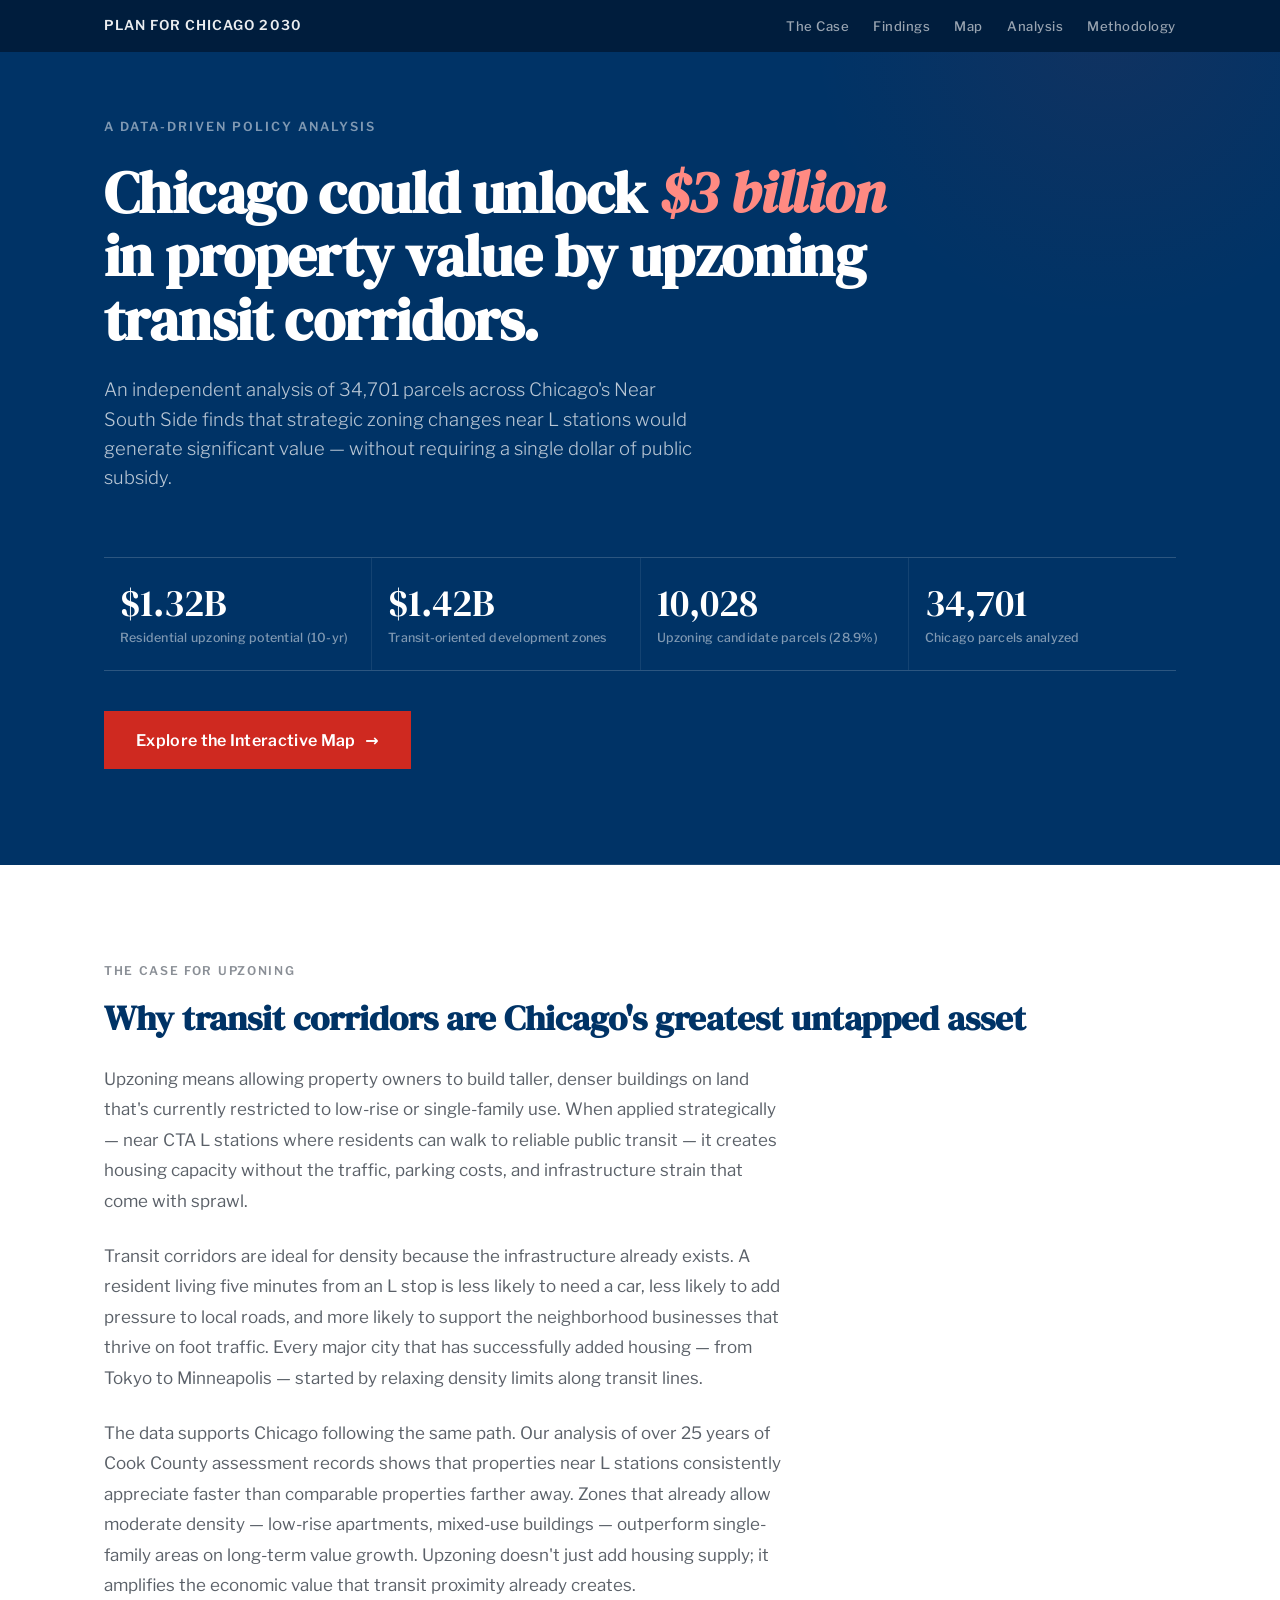
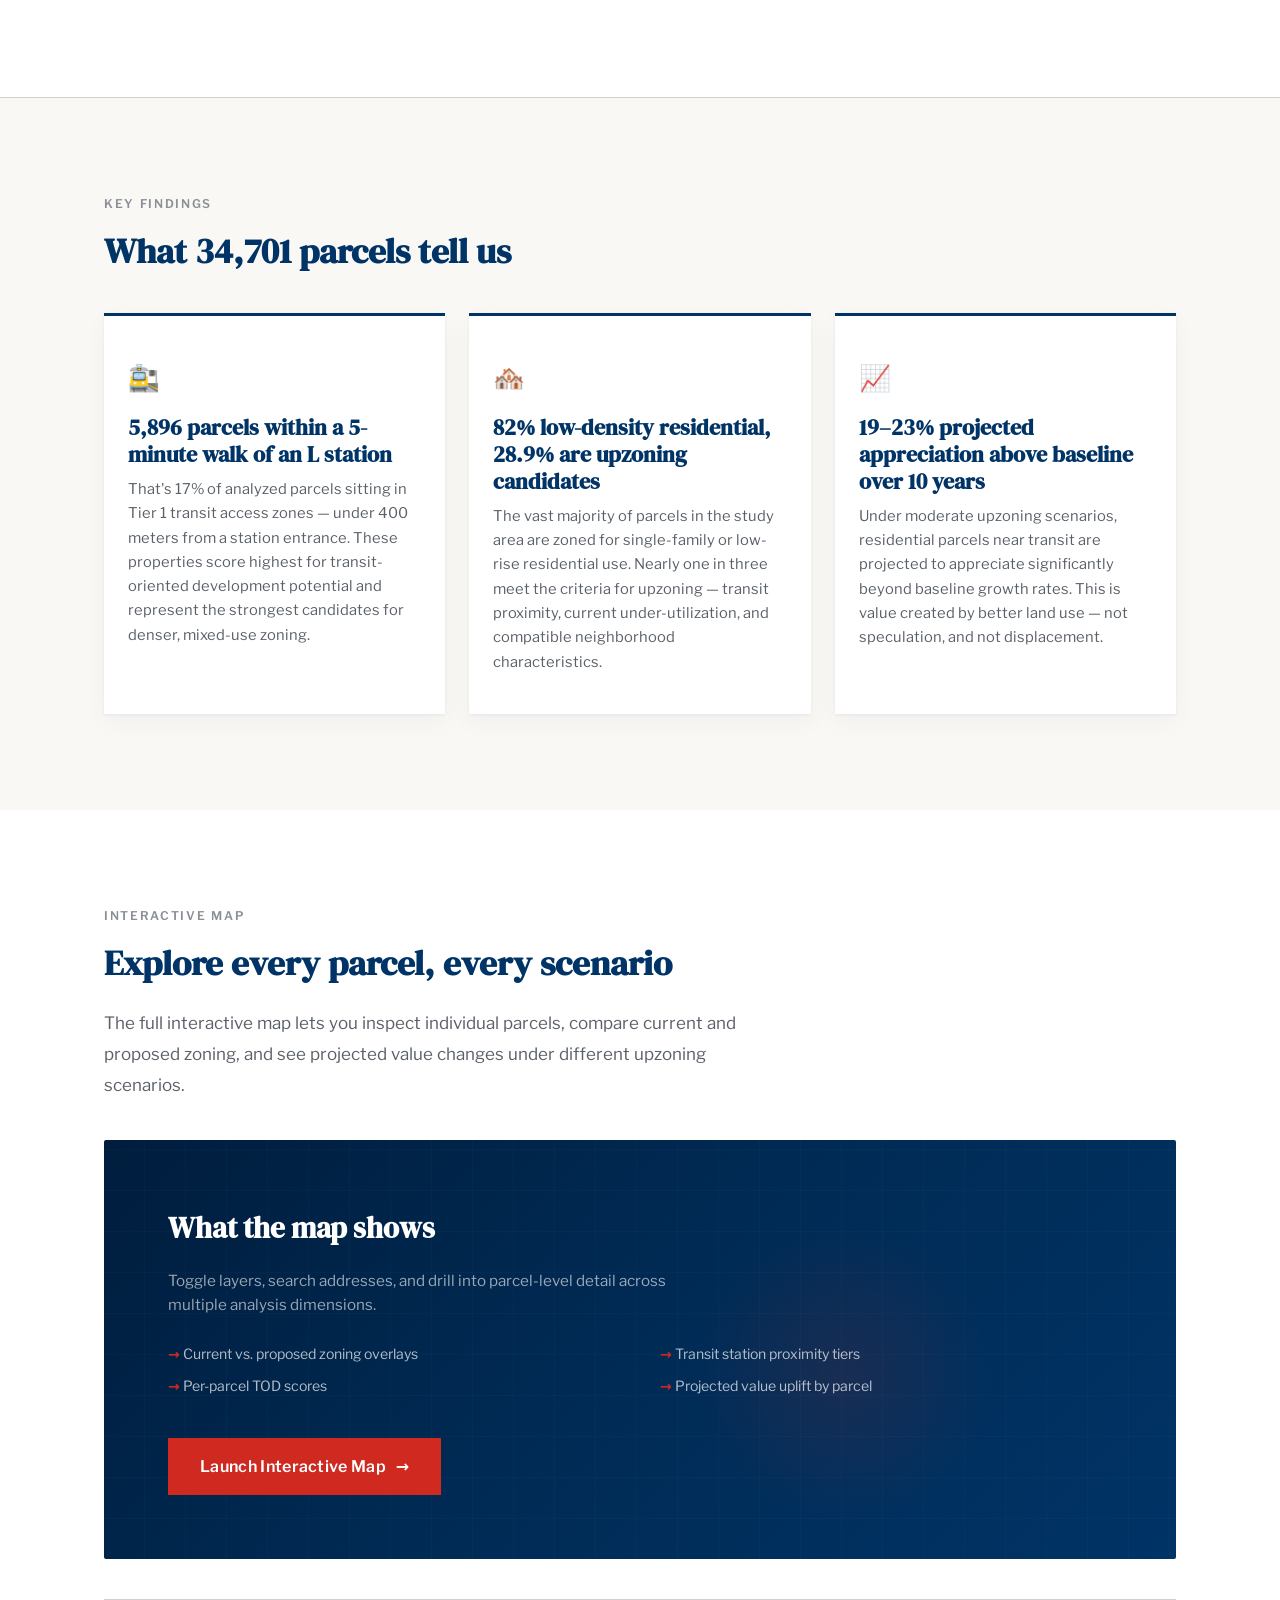
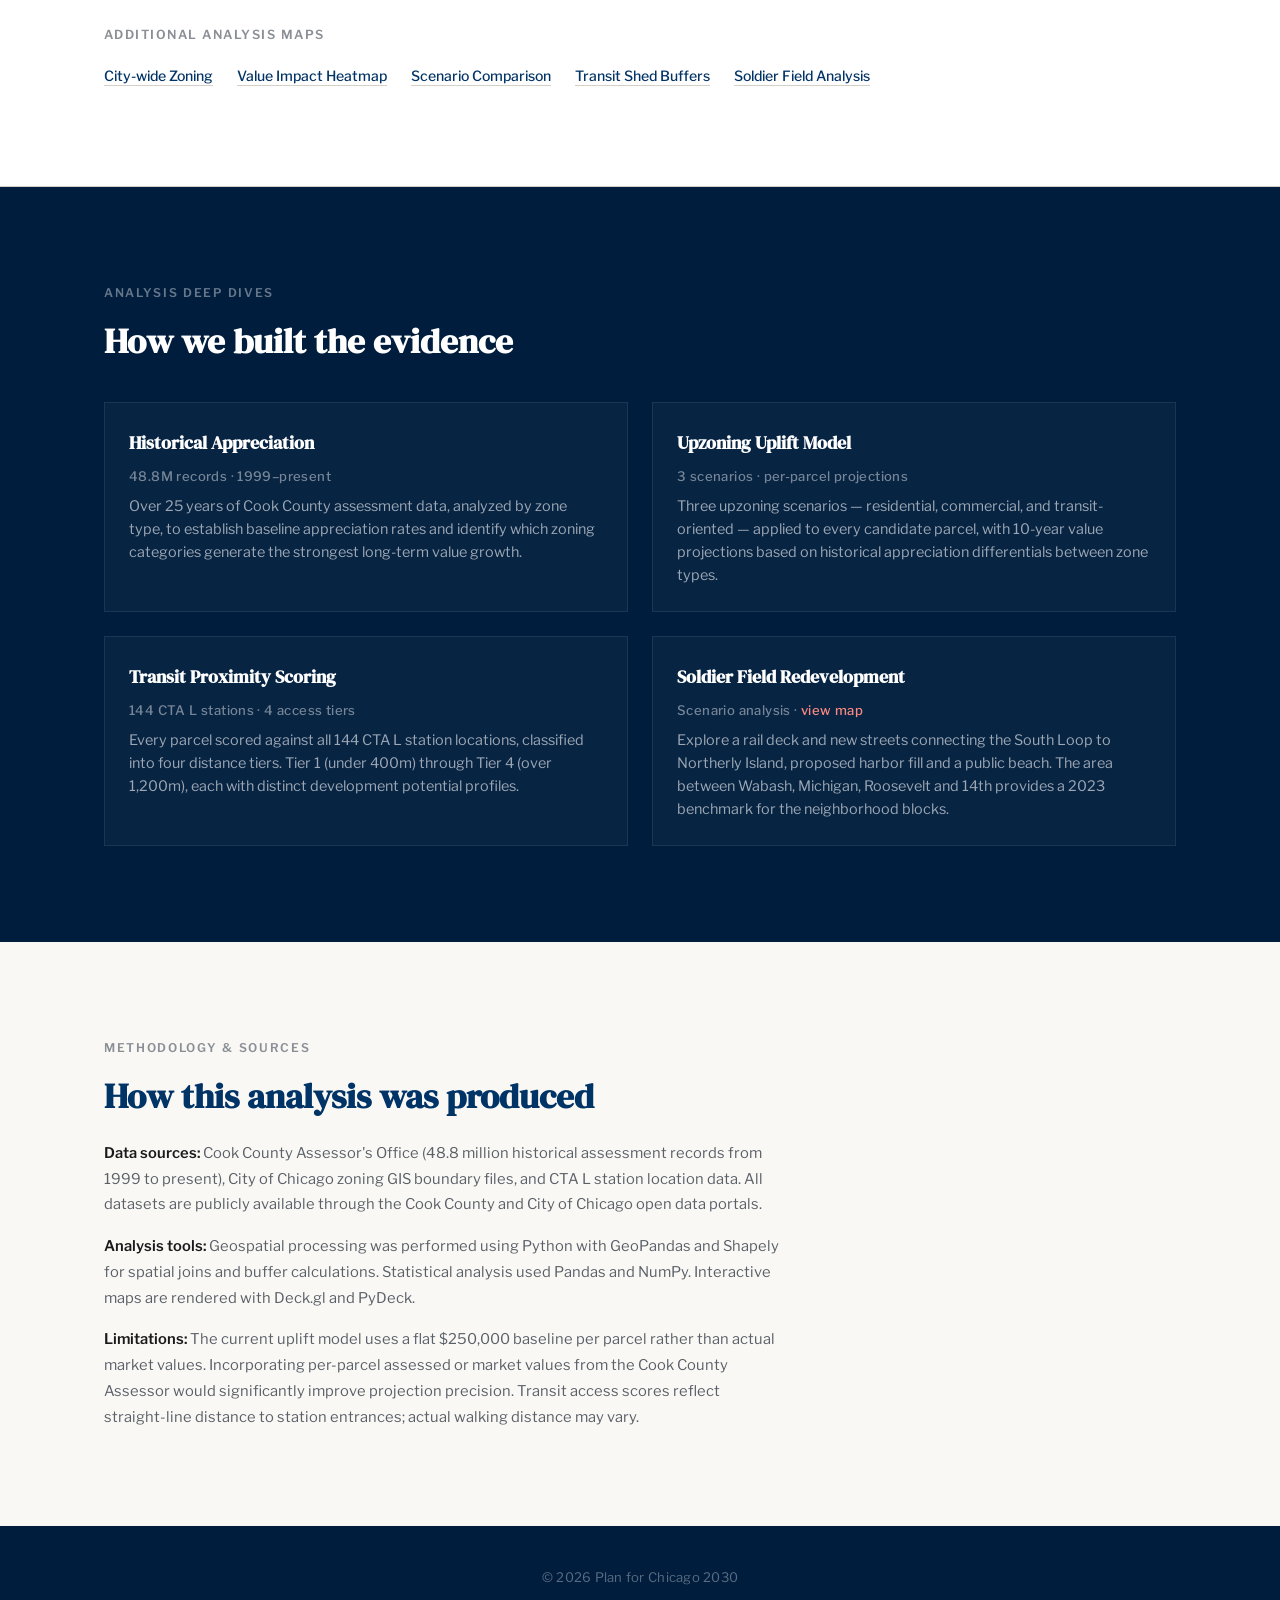
<file: site/index.html>
<!DOCTYPE html>
<html lang="en">
<head>
  <meta charset="UTF-8">
  <meta name="viewport" content="width=device-width, initial-scale=1.0">
  <title>Plan for Chicago 2030 — Transit-Oriented Upzoning Policy Brief</title>
  <meta name="description" content="Data-driven analysis of how transit-oriented upzoning could unlock billions in property value across Chicago's L corridors by 2030.">
  <link rel="preconnect" href="https://fonts.googleapis.com">
  <link rel="preconnect" href="https://fonts.gstatic.com" crossorigin>
  <link href="https://fonts.googleapis.com/css2?family=DM+Serif+Display:ital@0;1&family=Libre+Franklin:ital,wght@0,300;0,400;0,500;0,600;0,700;1,400&display=swap" rel="stylesheet">
  <style>
    /* ─── DESIGN TOKENS ──────────────────────────────────── */
    :root {
      --navy:       #003366;
      --navy-deep:  #001d3d;
      --navy-mid:   #002b55;
      --red:        #cf2920;
      --red-hover:  #a82018;
      --cream:      #faf8f5;
      --warm-white: #f4f1ec;
      --text:       #1a1a1a;
      --text-muted: #5a6068;
      --text-light: #8a8f96;
      --rule:       #d4cfc7;
      --card-bg:    #ffffff;
      --card-shadow: 0 1px 3px rgba(0,20,50,.06), 0 8px 24px rgba(0,20,50,.04);

      --font-display: 'DM Serif Display', Georgia, 'Times New Roman', serif;
      --font-body:    'Libre Franklin', 'Segoe UI', system-ui, sans-serif;

      --space-xs:   0.5rem;
      --space-sm:   1rem;
      --space-md:   1.5rem;
      --space-lg:   2.5rem;
      --space-xl:   4rem;
      --space-xxl:  6rem;

      --max-width:  1120px;
      --max-text:   680px;
    }

    /* ─── RESET & BASE ───────────────────────────────────── */
    *, *::before, *::after { margin: 0; padding: 0; box-sizing: border-box; }

    html { scroll-behavior: smooth; }

    body {
      font-family: var(--font-body);
      font-size: 1.0625rem;
      line-height: 1.7;
      color: var(--text);
      background: var(--cream);
      -webkit-font-smoothing: antialiased;
      -moz-osx-font-smoothing: grayscale;
    }

    img { max-width: 100%; display: block; }
    a { color: var(--red); text-decoration: none; transition: color 0.2s; }
    a:hover { color: var(--red-hover); }

    /* ─── UTILITY ─────────────────────────────────────────── */
    .container {
      max-width: var(--max-width);
      margin-left: auto;
      margin-right: auto;
      padding-left: 1.5rem;
      padding-right: 1.5rem;
    }

    .prose { max-width: var(--max-text); }

    .section-rule {
      border: none;
      border-top: 1px solid var(--rule);
      margin: 0;
    }

    .section-label {
      font-family: var(--font-body);
      font-size: 0.75rem;
      font-weight: 600;
      letter-spacing: 0.14em;
      text-transform: uppercase;
      color: var(--text-light);
      margin-bottom: var(--space-sm);
    }

    .section-heading {
      font-family: var(--font-display);
      font-size: clamp(1.6rem, 3vw, 2.2rem);
      line-height: 1.2;
      color: var(--navy);
      margin-bottom: var(--space-md);
    }

    /* ─── SITE HEADER ─────────────────────────────────────── */
    .site-header {
      background: var(--navy-deep);
      padding: 0.9rem 0;
    }

    .site-header .container {
      display: flex;
      align-items: center;
      justify-content: space-between;
      flex-wrap: wrap;
      gap: 0.5rem;
    }

    .site-header__brand {
      font-family: var(--font-body);
      font-size: 0.85rem;
      font-weight: 600;
      letter-spacing: 0.08em;
      text-transform: uppercase;
      color: rgba(255,255,255,0.92);
    }

    .site-header__nav {
      display: flex;
      gap: 1.5rem;
    }

    .site-header__nav a {
      font-size: 0.82rem;
      font-weight: 500;
      letter-spacing: 0.04em;
      color: rgba(255,255,255,0.6);
      transition: color 0.2s;
    }

    .site-header__nav a:hover {
      color: #ffffff;
    }

    /* ─── HERO ────────────────────────────────────────────── */
    .hero {
      background: var(--navy);
      color: #ffffff;
      padding: var(--space-xl) 0 var(--space-xxl);
      position: relative;
      overflow: hidden;
    }

    .hero::before {
      content: '';
      position: absolute;
      top: -40%;
      right: -10%;
      width: 600px;
      height: 600px;
      background: radial-gradient(circle, rgba(207,41,32,0.08) 0%, transparent 70%);
      pointer-events: none;
    }

    .hero::after {
      content: '';
      position: absolute;
      bottom: 0;
      left: 0;
      right: 0;
      height: 1px;
      background: linear-gradient(90deg, transparent, rgba(255,255,255,0.12), transparent);
    }

    .hero__eyebrow {
      font-family: var(--font-body);
      font-size: 0.78rem;
      font-weight: 600;
      letter-spacing: 0.16em;
      text-transform: uppercase;
      color: rgba(255,255,255,0.5);
      margin-bottom: var(--space-md);
    }

    .hero__headline {
      font-family: var(--font-display);
      font-size: clamp(2.2rem, 5.5vw, 3.6rem);
      line-height: 1.1;
      max-width: 820px;
      margin-bottom: var(--space-md);
      letter-spacing: -0.01em;
    }

    .hero__headline em {
      color: #ff8a82;
      font-style: italic;
    }

    .hero__subtitle {
      font-size: 1.15rem;
      line-height: 1.6;
      color: rgba(255,255,255,0.72);
      max-width: 600px;
      margin-bottom: var(--space-xl);
      font-weight: 300;
    }

    /* ─── STAT GRID ───────────────────────────────────────── */
    .stats-bar {
      display: grid;
      grid-template-columns: repeat(4, 1fr);
      gap: 1px;
      background: rgba(255,255,255,0.08);
      border-top: 1px solid rgba(255,255,255,0.1);
      border-bottom: 1px solid rgba(255,255,255,0.1);
      margin-bottom: var(--space-lg);
    }

    .stat-cell {
      padding: var(--space-md) var(--space-sm);
      background: var(--navy);
    }

    .stat-cell__number {
      font-family: var(--font-display);
      font-size: clamp(1.5rem, 3.5vw, 2.4rem);
      line-height: 1.1;
      color: #ffffff;
      margin-bottom: 0.3rem;
    }

    .stat-cell__label {
      font-size: 0.78rem;
      font-weight: 500;
      line-height: 1.4;
      color: rgba(255,255,255,0.5);
      letter-spacing: 0.02em;
    }

    /* ─── CTA BUTTON ──────────────────────────────────────── */
    .cta {
      display: inline-flex;
      align-items: center;
      gap: 0.6rem;
      font-family: var(--font-body);
      font-size: 1rem;
      font-weight: 600;
      letter-spacing: 0.02em;
      color: #ffffff;
      background: var(--red);
      padding: 0.95rem 2rem;
      border: none;
      cursor: pointer;
      transition: background 0.2s, transform 0.15s;
    }

    .cta:hover {
      background: var(--red-hover);
      color: #ffffff;
      transform: translateY(-1px);
    }

    .cta--ghost {
      background: transparent;
      border: 1.5px solid rgba(255,255,255,0.3);
      color: rgba(255,255,255,0.85);
    }

    .cta--ghost:hover {
      background: rgba(255,255,255,0.08);
      border-color: rgba(255,255,255,0.5);
      color: #ffffff;
    }

    .hero__actions {
      display: flex;
      flex-wrap: wrap;
      gap: var(--space-sm);
    }

    /* ─── CONTENT SECTIONS ────────────────────────────────── */
    .section {
      padding: var(--space-xxl) 0;
    }

    .section--cream { background: var(--cream); }
    .section--white { background: var(--card-bg); }
    .section--dark  {
      background: var(--navy-deep);
      color: rgba(255,255,255,0.88);
    }

    .section--dark .section-label { color: rgba(255,255,255,0.4); }
    .section--dark .section-heading { color: #ffffff; }
    .section--dark a { color: #ff8a82; }
    .section--dark a:hover { color: #ffb3ae; }

    .section__body {
      font-size: 1.0625rem;
      line-height: 1.8;
      color: var(--text-muted);
    }

    .section__body p + p { margin-top: var(--space-md); }

    .section--dark .section__body { color: rgba(255,255,255,0.65); }

    /* ─── EVIDENCE CARDS ──────────────────────────────────── */
    .evidence-grid {
      display: grid;
      grid-template-columns: repeat(3, 1fr);
      gap: var(--space-md);
      margin-top: var(--space-lg);
    }

    .evidence-card {
      background: var(--card-bg);
      padding: var(--space-lg) var(--space-md);
      border-top: 3px solid var(--navy);
      box-shadow: var(--card-shadow);
      transition: transform 0.2s, box-shadow 0.2s;
    }

    .evidence-card:hover {
      transform: translateY(-3px);
      box-shadow: 0 4px 12px rgba(0,20,50,.08), 0 16px 40px rgba(0,20,50,.06);
    }

    .evidence-card__icon {
      font-size: 1.6rem;
      margin-bottom: var(--space-sm);
      display: block;
    }

    .evidence-card__stat {
      font-family: var(--font-display);
      font-size: 1.4rem;
      color: var(--navy);
      margin-bottom: 0.5rem;
      line-height: 1.2;
    }

    .evidence-card__text {
      font-size: 0.92rem;
      line-height: 1.65;
      color: var(--text-muted);
    }

    /* ─── MAP PREVIEW ─────────────────────────────────────── */
    .map-preview {
      position: relative;
      background:
        linear-gradient(135deg, var(--navy-deep) 0%, var(--navy-mid) 50%, var(--navy) 100%);
      border-radius: 2px;
      padding: var(--space-xl);
      margin-top: var(--space-lg);
      overflow: hidden;
      min-height: 320px;
      display: flex;
      flex-direction: column;
      justify-content: center;
    }

    .map-preview::before {
      content: '';
      position: absolute;
      inset: 0;
      background:
        repeating-linear-gradient(
          0deg,
          transparent,
          transparent 40px,
          rgba(255,255,255,0.018) 40px,
          rgba(255,255,255,0.018) 41px
        ),
        repeating-linear-gradient(
          90deg,
          transparent,
          transparent 40px,
          rgba(255,255,255,0.018) 40px,
          rgba(255,255,255,0.018) 41px
        );
      pointer-events: none;
    }

    .map-preview::after {
      content: '';
      position: absolute;
      top: 20%;
      left: 55%;
      width: 300px;
      height: 300px;
      border-radius: 50%;
      background: radial-gradient(circle, rgba(207,41,32,0.12) 0%, transparent 70%);
      pointer-events: none;
    }

    .map-preview__content {
      position: relative;
      z-index: 1;
      color: #ffffff;
    }

    .map-preview__heading {
      font-family: var(--font-display);
      font-size: clamp(1.4rem, 2.5vw, 1.8rem);
      margin-bottom: var(--space-sm);
    }

    .map-preview__desc {
      color: rgba(255,255,255,0.6);
      max-width: 500px;
      margin-bottom: var(--space-md);
      font-size: 0.95rem;
      line-height: 1.6;
    }

    .map-preview__features {
      list-style: none;
      display: grid;
      grid-template-columns: 1fr 1fr;
      gap: 0.5rem var(--space-lg);
      margin-bottom: var(--space-lg);
      font-size: 0.88rem;
      color: rgba(255,255,255,0.7);
    }

    .map-preview__features li::before {
      content: '\2192\00a0';
      color: var(--red);
      font-weight: 700;
    }

    /* ─── ANALYSIS CARDS ──────────────────────────────────── */
    .analysis-grid {
      display: grid;
      grid-template-columns: repeat(2, 1fr);
      gap: var(--space-md);
      margin-top: var(--space-lg);
    }

    .analysis-card {
      border: 1px solid rgba(255,255,255,0.08);
      padding: var(--space-md) var(--space-md) var(--space-md);
      background: rgba(255,255,255,0.03);
      transition: background 0.2s, border-color 0.2s;
    }

    .analysis-card:hover {
      background: rgba(255,255,255,0.06);
      border-color: rgba(255,255,255,0.15);
    }

    .analysis-card__title {
      font-family: var(--font-display);
      font-size: 1.15rem;
      color: #ffffff;
      margin-bottom: 0.4rem;
    }

    .analysis-card__detail {
      font-size: 0.82rem;
      color: rgba(255,255,255,0.45);
      margin-bottom: 0.5rem;
      font-weight: 500;
      letter-spacing: 0.03em;
    }

    .analysis-card__text {
      font-size: 0.9rem;
      line-height: 1.6;
      color: rgba(255,255,255,0.6);
    }

    /* ─── METHODOLOGY ─────────────────────────────────────── */
    .methodology {
      font-size: 0.92rem;
      line-height: 1.75;
      color: var(--text-muted);
      max-width: var(--max-text);
    }

    .methodology strong {
      color: var(--text);
      font-weight: 600;
    }

    /* ─── SUPPLEMENTARY MAP LINKS ─────────────────────────── */
    .map-links {
      margin-top: var(--space-lg);
      padding-top: var(--space-md);
      border-top: 1px solid var(--rule);
    }

    .map-links__title {
      font-size: 0.78rem;
      font-weight: 600;
      letter-spacing: 0.12em;
      text-transform: uppercase;
      color: var(--text-light);
      margin-bottom: var(--space-sm);
    }

    .map-links__list {
      list-style: none;
      display: flex;
      flex-wrap: wrap;
      gap: 0.5rem 1.5rem;
    }

    .map-links__list a {
      font-size: 0.88rem;
      font-weight: 500;
      color: var(--navy);
      border-bottom: 1px solid var(--rule);
      padding-bottom: 1px;
      transition: color 0.2s, border-color 0.2s;
    }

    .map-links__list a:hover {
      color: var(--red);
      border-color: var(--red);
    }

    /* ─── FOOTER ───────────────────────────────────────────── */
    .site-footer {
      background: var(--navy-deep);
      color: rgba(255,255,255,0.35);
      text-align: center;
      padding: var(--space-lg) var(--space-sm);
      font-size: 0.82rem;
      letter-spacing: 0.02em;
    }

    /* ─── RESPONSIVE ──────────────────────────────────────── */
    @media (max-width: 900px) {
      .evidence-grid { grid-template-columns: 1fr; }
      .analysis-grid { grid-template-columns: 1fr; }
      .map-preview__features { grid-template-columns: 1fr; }
    }

    @media (max-width: 768px) {
      .stats-bar { grid-template-columns: repeat(2, 1fr); }

      .hero { padding: var(--space-lg) 0 var(--space-xl); }

      .section { padding: var(--space-xl) 0; }

      .site-header .container { justify-content: center; }

      .site-header__nav {
        gap: 1rem;
      }
    }

    @media (max-width: 480px) {
      .stats-bar { grid-template-columns: 1fr; }

      .hero__actions { flex-direction: column; }
      .hero__actions .cta { text-align: center; justify-content: center; }

      .map-preview { padding: var(--space-md); }
    }
  </style>
</head>
<body>

<!-- ═══ SITE HEADER ════════════════════════════════════════ -->
<header class="site-header" role="banner">
  <div class="container">
    <div class="site-header__brand" aria-label="Plan for Chicago 2030">Plan for Chicago 2030</div>
    <nav class="site-header__nav" aria-label="Main navigation">
      <a href="#argument">The Case</a>
      <a href="#findings">Findings</a>
      <a href="#map-section">Map</a>
      <a href="#analysis">Analysis</a>
      <a href="#methodology">Methodology</a>
    </nav>
  </div>
</header>

<!-- ═══ HERO ═══════════════════════════════════════════════ -->
<section class="hero" aria-labelledby="hero-headline">
  <div class="container">
    <p class="hero__eyebrow">A Data-Driven Policy Analysis</p>
    <h1 id="hero-headline" class="hero__headline">
      Chicago could unlock <em>$3&nbsp;billion</em> in property value by upzoning transit&nbsp;corridors.
    </h1>
    <p class="hero__subtitle">
      An independent analysis of 34,701 parcels across Chicago's Near South Side finds that strategic zoning changes near L stations would generate significant value &#8212; without requiring a single dollar of public subsidy.
    </p>

    <div class="stats-bar" role="list" aria-label="Key statistics">
      <div class="stat-cell" role="listitem">
        <div class="stat-cell__number">$1.32B</div>
        <div class="stat-cell__label">Residential upzoning potential (10-yr)</div>
      </div>
      <div class="stat-cell" role="listitem">
        <div class="stat-cell__number">$1.42B</div>
        <div class="stat-cell__label">Transit-oriented development zones</div>
      </div>
      <div class="stat-cell" role="listitem">
        <div class="stat-cell__number">10,028</div>
        <div class="stat-cell__label">Upzoning candidate parcels (28.9%)</div>
      </div>
      <div class="stat-cell" role="listitem">
        <div class="stat-cell__number">34,701</div>
        <div class="stat-cell__label">Chicago parcels analyzed</div>
      </div>
    </div>

    <div class="hero__actions">
      <a href="map.html" class="cta" aria-label="Explore the interactive map">
        Explore the Interactive Map <span aria-hidden="true">&#8594;</span>
      </a>
    </div>
  </div>
</section>

<!-- ═══ THE ARGUMENT ═══════════════════════════════════════ -->
<section id="argument" class="section section--white" aria-labelledby="argument-heading">
  <div class="container">
    <p class="section-label">The Case for Upzoning</p>
    <h2 id="argument-heading" class="section-heading">Why transit corridors are Chicago's greatest untapped asset</h2>
    <div class="section__body prose">
      <p>
        Upzoning means allowing property owners to build taller, denser buildings on land that's currently restricted to low-rise or single-family use. When applied strategically &#8212; near CTA L stations where residents can walk to reliable public transit &#8212; it creates housing capacity without the traffic, parking costs, and infrastructure strain that come with sprawl.
      </p>
      <p>
        Transit corridors are ideal for density because the infrastructure already exists. A resident living five minutes from an L stop is less likely to need a car, less likely to add pressure to local roads, and more likely to support the neighborhood businesses that thrive on foot traffic. Every major city that has successfully added housing &#8212; from Tokyo to Minneapolis &#8212; started by relaxing density limits along transit lines.
      </p>
      <p>
        The data supports Chicago following the same path. Our analysis of over 25 years of Cook County assessment records shows that properties near L stations consistently appreciate faster than comparable properties farther away. Zones that already allow moderate density &#8212; low-rise apartments, mixed-use buildings &#8212; outperform single-family areas on long-term value growth. Upzoning doesn't just add housing supply; it amplifies the economic value that transit proximity already creates.
      </p>
    </div>
  </div>
</section>

<hr class="section-rule">

<!-- ═══ KEY FINDINGS ═══════════════════════════════════════ -->
<section id="findings" class="section section--cream" aria-labelledby="findings-heading">
  <div class="container">
    <p class="section-label">Key Findings</p>
    <h2 id="findings-heading" class="section-heading">What 34,701 parcels tell us</h2>

    <div class="evidence-grid">
      <article class="evidence-card">
        <span class="evidence-card__icon" aria-hidden="true">&#x1F689;</span>
        <h3 class="evidence-card__stat">5,896 parcels within a 5-minute walk of an L&nbsp;station</h3>
        <p class="evidence-card__text">
          That's 17% of analyzed parcels sitting in Tier&nbsp;1 transit access zones &#8212; under 400 meters from a station entrance. These properties score highest for transit-oriented development potential and represent the strongest candidates for denser, mixed-use zoning.
        </p>
      </article>
      <article class="evidence-card">
        <span class="evidence-card__icon" aria-hidden="true">&#x1F3D8;&#xFE0F;</span>
        <h3 class="evidence-card__stat">82% low-density residential, 28.9% are upzoning candidates</h3>
        <p class="evidence-card__text">
          The vast majority of parcels in the study area are zoned for single-family or low-rise residential use. Nearly one in three meet the criteria for upzoning &#8212; transit proximity, current under-utilization, and compatible neighborhood characteristics.
        </p>
      </article>
      <article class="evidence-card">
        <span class="evidence-card__icon" aria-hidden="true">&#x1F4C8;</span>
        <h3 class="evidence-card__stat">19&#8211;23% projected appreciation above baseline over 10&nbsp;years</h3>
        <p class="evidence-card__text">
          Under moderate upzoning scenarios, residential parcels near transit are projected to appreciate significantly beyond baseline growth rates. This is value created by better land use &#8212; not speculation, and not displacement.
        </p>
      </article>
    </div>
  </div>
</section>

<!-- ═══ MAP PREVIEW ════════════════════════════════════════ -->
<section id="map-section" class="section section--white" aria-labelledby="map-heading">
  <div class="container">
    <p class="section-label">Interactive Map</p>
    <h2 id="map-heading" class="section-heading">Explore every parcel, every scenario</h2>
    <p class="section__body prose">
      The full interactive map lets you inspect individual parcels, compare current and proposed zoning, and see projected value changes under different upzoning scenarios.
    </p>

    <div class="map-preview" role="img" aria-label="Stylized map preview showing analysis layers">
      <div class="map-preview__content">
        <h3 class="map-preview__heading">What the map shows</h3>
        <p class="map-preview__desc">Toggle layers, search addresses, and drill into parcel-level detail across multiple analysis dimensions.</p>
        <ul class="map-preview__features">
          <li>Current vs. proposed zoning overlays</li>
          <li>Transit station proximity tiers</li>
          <li>Per-parcel TOD scores</li>
          <li>Projected value uplift by parcel</li>
        </ul>
        <a href="map.html" class="cta">Launch Interactive Map <span aria-hidden="true">&#8594;</span></a>
      </div>
    </div>

    <div class="map-links">
      <p class="map-links__title">Additional Analysis Maps</p>
      <ul class="map-links__list">
        <li><a href="../maps/chicago_zoning_map.html">City-wide Zoning</a></li>
        <li><a href="../maps/zoning_value_impact_map.html">Value Impact Heatmap</a></li>
        <li><a href="../maps/zoning_comparison_map.html">Scenario Comparison</a></li>
        <li><a href="../maps/transit_shed_map.html">Transit Shed Buffers</a></li>
        <li><a href="../maps/soldier_field_analysis_map.html">Soldier Field Analysis</a></li>
      </ul>
    </div>
  </div>
</section>

<hr class="section-rule">

<!-- ═══ ANALYSIS DEEP DIVES ═══════════════════════════════ -->
<section id="analysis" class="section section--dark" aria-labelledby="analysis-heading">
  <div class="container">
    <p class="section-label">Analysis Deep Dives</p>
    <h2 id="analysis-heading" class="section-heading">How we built the evidence</h2>

    <div class="analysis-grid">
      <article class="analysis-card">
        <h3 class="analysis-card__title">Historical Appreciation</h3>
        <p class="analysis-card__detail">48.8M records &#183; 1999&#8211;present</p>
        <p class="analysis-card__text">
          Over 25 years of Cook County assessment data, analyzed by zone type, to establish baseline appreciation rates and identify which zoning categories generate the strongest long-term value growth.
        </p>
      </article>
      <article class="analysis-card">
        <h3 class="analysis-card__title">Upzoning Uplift Model</h3>
        <p class="analysis-card__detail">3 scenarios &#183; per-parcel projections</p>
        <p class="analysis-card__text">
          Three upzoning scenarios &#8212; residential, commercial, and transit-oriented &#8212; applied to every candidate parcel, with 10-year value projections based on historical appreciation differentials between zone types.
        </p>
      </article>
      <article class="analysis-card">
        <h3 class="analysis-card__title">Transit Proximity Scoring</h3>
        <p class="analysis-card__detail">144 CTA L stations &#183; 4 access tiers</p>
        <p class="analysis-card__text">
          Every parcel scored against all 144 CTA L station locations, classified into four distance tiers. Tier&nbsp;1 (under 400m) through Tier&nbsp;4 (over 1,200m), each with distinct development potential profiles.
        </p>
      </article>
      <article class="analysis-card">
        <h3 class="analysis-card__title">Soldier Field Redevelopment</h3>
        <p class="analysis-card__detail">Scenario analysis &#183; <a href="../maps/soldier_field_analysis_map.html">view map</a></p>
        <p class="analysis-card__text">
          Explore a rail deck and new streets connecting the South Loop to Northerly Island, proposed harbor fill and a public beach. The area between Wabash, Michigan, Roosevelt and 14th provides a 2023 benchmark for the neighborhood blocks.
        </p>
      </article>
    </div>
  </div>
</section>

<!-- ═══ METHODOLOGY ════════════════════════════════════════ -->
<section id="methodology" class="section section--cream" aria-labelledby="meth-heading">
  <div class="container">
    <p class="section-label">Methodology &amp; Sources</p>
    <h2 id="meth-heading" class="section-heading">How this analysis was produced</h2>
    <div class="methodology">
      <p>
        <strong>Data sources:</strong> Cook County Assessor's Office (48.8 million historical assessment records from 1999 to present), City of Chicago zoning GIS boundary files, and CTA L station location data. All datasets are publicly available through the Cook County and City of Chicago open data portals.
      </p>
      <p style="margin-top: 1rem;">
        <strong>Analysis tools:</strong> Geospatial processing was performed using Python with GeoPandas and Shapely for spatial joins and buffer calculations. Statistical analysis used Pandas and NumPy. Interactive maps are rendered with Deck.gl and PyDeck.
      </p>
      <p style="margin-top: 1rem;">
        <strong>Limitations:</strong> The current uplift model uses a flat $250,000 baseline per parcel rather than actual market values. Incorporating per-parcel assessed or market values from the Cook County Assessor would significantly improve projection precision. Transit access scores reflect straight-line distance to station entrances; actual walking distance may vary.
      </p>
    </div>
  </div>
</section>

<!-- ═══ FOOTER ═════════════════════════════════════════════ -->
<footer class="site-footer" role="contentinfo">
  <div class="container">
    <p>&copy; 2026 Plan for Chicago 2030</p>
  </div>
</footer>

</body>
</html>
</file>
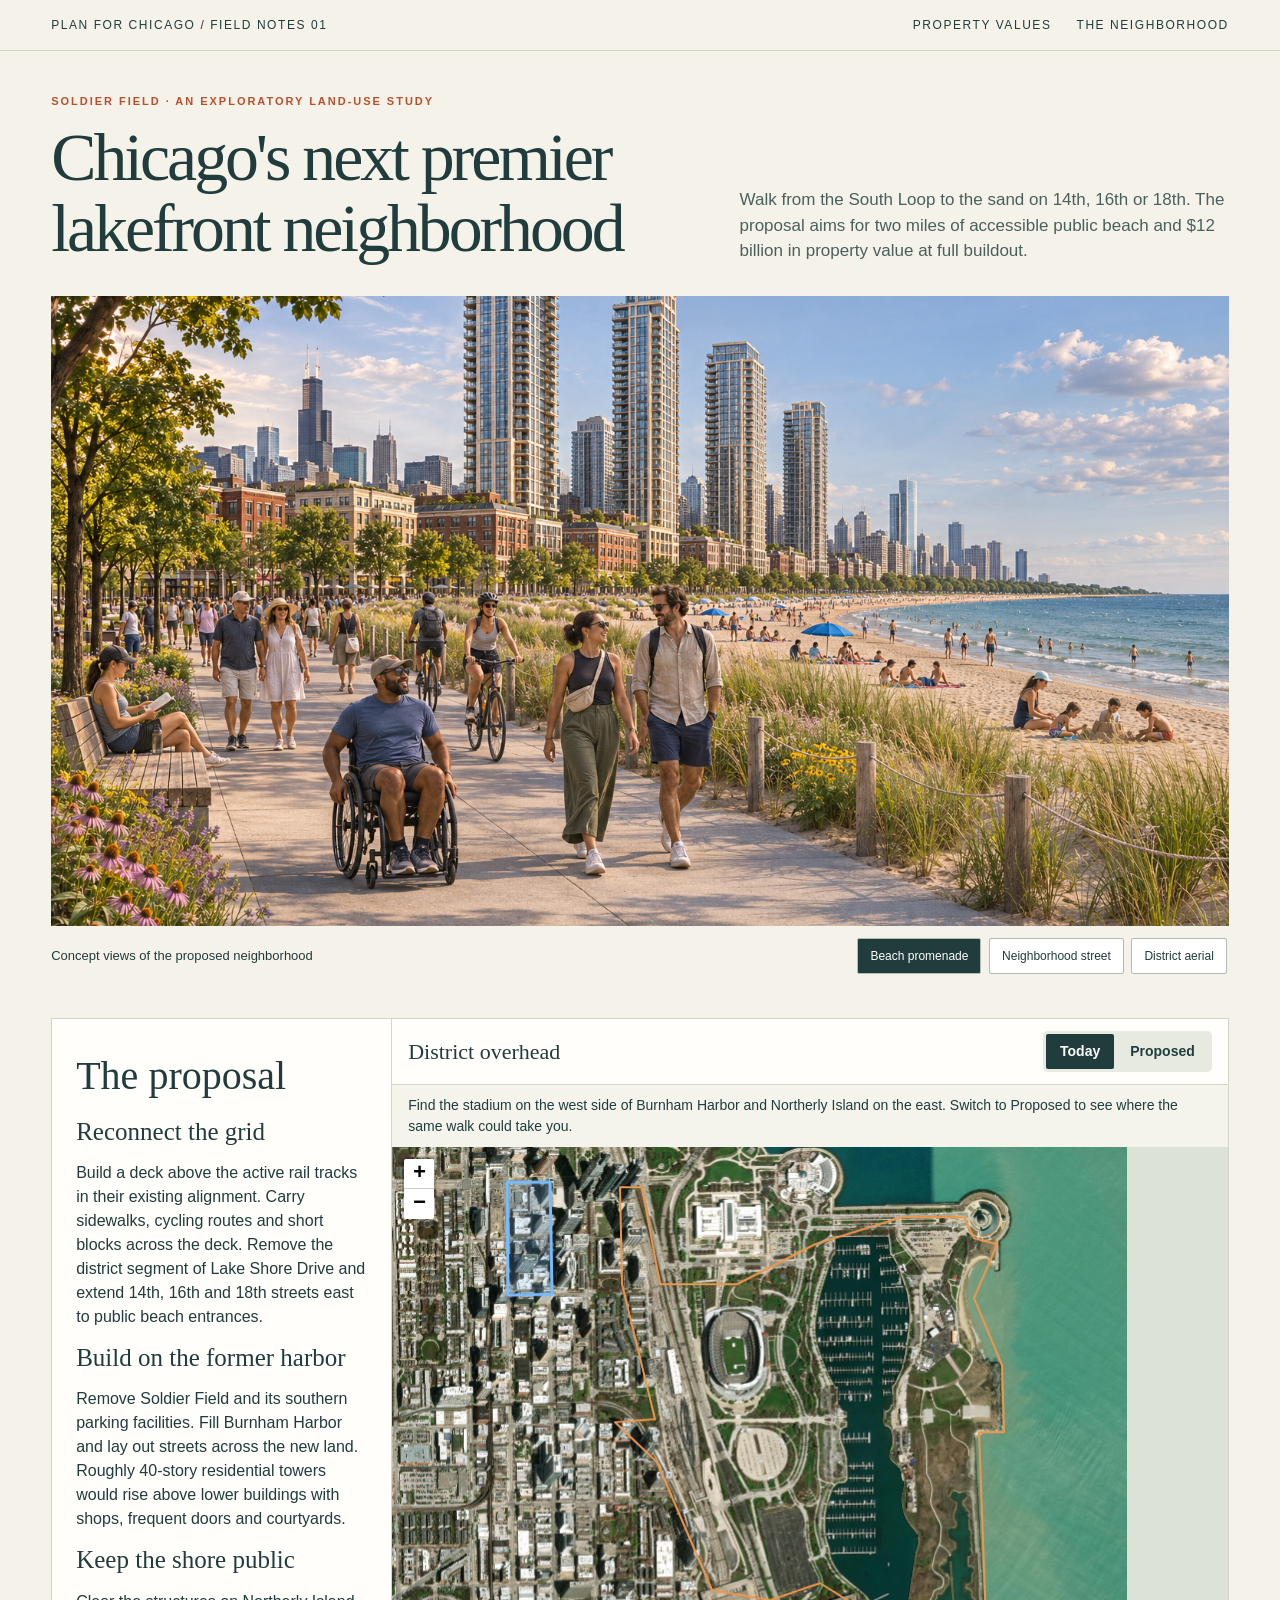
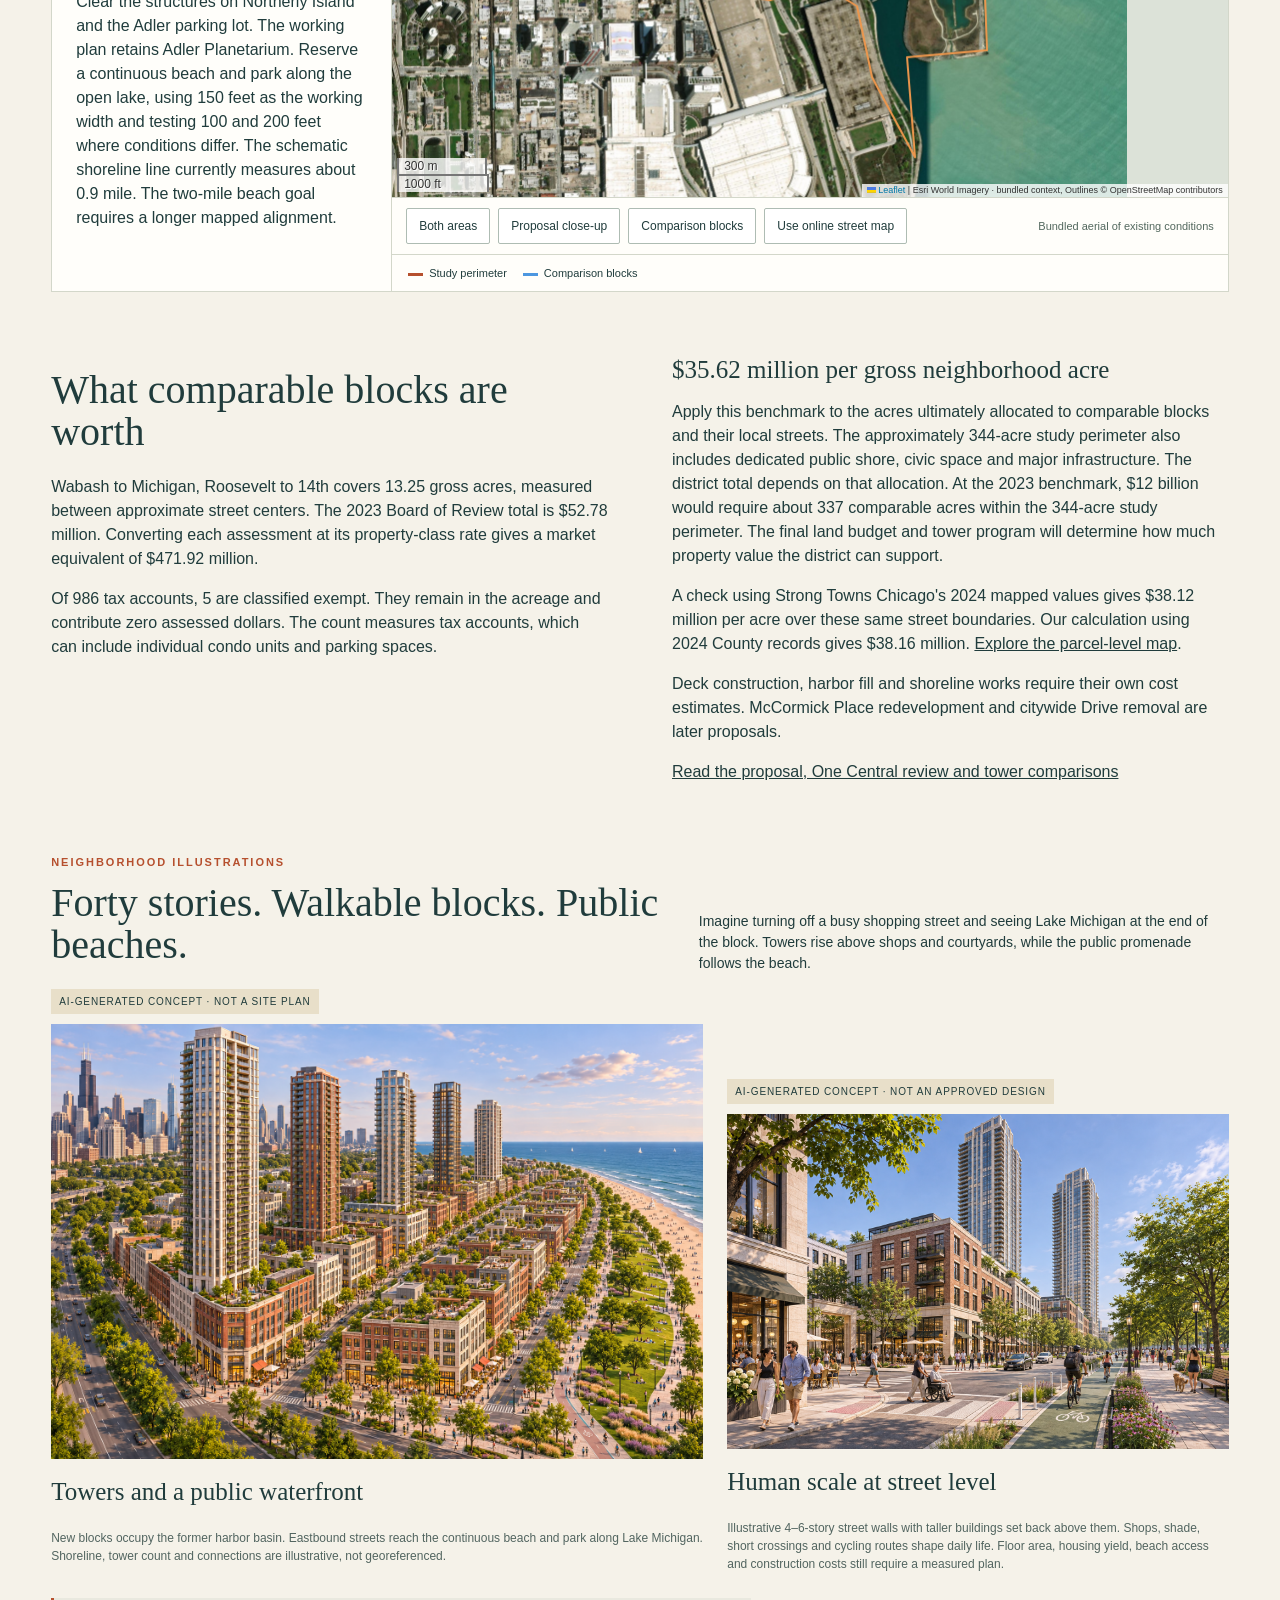
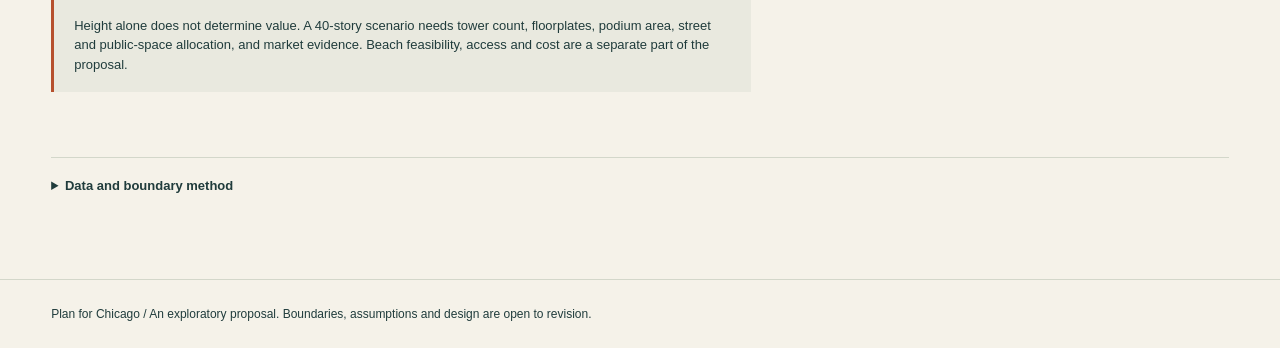
<file: maps/soldier_field_analysis_map.html>
<!doctype html>
<html lang="en">
<head>
<meta charset="utf-8"><meta name="viewport" content="width=device-width,initial-scale=1">
<title>Soldier Field / A neighborhood, imagined</title>
<link rel="stylesheet" href="../site/vendor/leaflet/leaflet.css">
<script src="../site/vendor/leaflet/leaflet.js"></script>

<style>
:root{--ink:#203c3c;--paper:#f5f2e9;--line:#d3d7ca;--orange:#b6502e;--blue:#245d95}
*{box-sizing:border-box}body{margin:0;background:var(--paper);color:var(--ink);font:16px/1.5 'Segoe UI',sans-serif}a{color:inherit}button,input,select{font:inherit}button,select{cursor:pointer}button:focus-visible,a:focus-visible,input:focus-visible,select:focus-visible{outline:3px solid #d17f2a;outline-offset:3px}
.masthead{display:flex;justify-content:space-between;align-items:center;padding:16px 4vw;border-bottom:1px solid var(--line);font-size:12px;text-transform:uppercase;letter-spacing:.13em}.masthead a{text-decoration:none}.masthead nav{display:flex;gap:25px}
header{padding:42px 4vw 32px;display:grid;grid-template-columns:1.25fr 1fr;gap:6vw;align-items:end}.eyebrow{font-size:11px;text-transform:uppercase;letter-spacing:.18em;font-weight:700;color:var(--orange)}h1,h2,h3{font-family:Georgia,'Times New Roman',serif;font-weight:400;line-height:1.05}h1{font-size:clamp(42px,5.3vw,78px);margin:12px 0 0;letter-spacing:-.045em}header p{max-width:540px;margin:0;font-size:17px;color:#49605c}h2{font-size:40px;margin:12px 0 22px}h3{font-size:25px;margin:0 0 12px}
.workspace{margin:0 4vw;display:grid;grid-template-columns:340px minmax(0,1fr);border:1px solid var(--line);background:#fffefa}.controls{padding:24px;border-right:1px solid var(--line)}.step{font-size:11px;text-transform:uppercase;letter-spacing:.12em;margin:0 0 12px;font-weight:700}.step:not(:first-child){margin-top:24px}.scenario{display:block;padding:11px 10px;border-bottom:1px solid var(--line);cursor:pointer;font-size:14px}.scenario:has(input:checked){background:#e6ebe1}.scenario input{accent-color:var(--orange);margin-right:7px}.scenario strong{float:right;font-weight:600}.small{font-size:12px;color:#526560;line-height:1.5}.controls select{width:100%;padding:10px 7px;border:1px solid var(--line);background:white;font-size:13px;color:var(--ink)}.draw-actions{display:flex;flex-wrap:wrap;gap:6px;margin-top:12px}button{padding:8px 12px;border:1px solid #aebcb3;background:white;color:var(--ink);font-size:12px;border-radius:2px}button:hover{background:#e8ece2}button:disabled{opacity:.45;cursor:default}.primary{background:var(--ink);color:white}.primary:hover{background:#345652}.hint{min-height:40px;font-size:12px;margin:10px 0 0;color:#53685e}.toggle{display:block;font-size:12px;margin-top:12px}.map-pane{position:relative;min-width:0}#map{height:650px;background:#dce2d8;z-index:0}.map-toolbar{display:flex;gap:8px;flex-wrap:wrap;padding:10px 14px;align-items:center;border-top:1px solid var(--line)}.map-toolbar span{font-size:11px;margin-left:auto;color:#53685e}.map-legend{display:flex;gap:16px;padding:10px 16px;font-size:11px;border-top:1px solid var(--line);flex-wrap:wrap}.key:before{content:'';display:inline-block;width:15px;border-top:3px solid var(--orange);vertical-align:middle;margin-right:6px}.key.blue:before{border-color:#4d97e0}.key.dashed:before{border-top:3px dashed #eb77a2}.key.white:before{border-color:#697a67}.leaflet-tooltip.site-label{background:#fffdf3e8;border:0;box-shadow:none;font-size:11px;color:#203c3c}.leaflet-tooltip.site-label:before{display:none}.leaflet-control-attribution{font-size:9px!important}
.readout{margin:0 4vw;background:var(--ink);color:#fffdf4;padding:28px 32px;display:grid;grid-template-columns:1.3fr 1fr 1fr;gap:25px}.readout .label{font-size:11px;text-transform:uppercase;letter-spacing:.1em;color:#d0d9ce}.number{font-family:Georgia,serif;font-size:clamp(28px,3.3vw,48px);line-height:1.2;margin:10px 0}.readout p{font-size:12px;margin:0;color:#d0d9ce}.equation{margin:0 4vw;padding:16px 4px;border-bottom:1px solid var(--line);font-size:13px}.boundary-note{margin:12px 4vw;font-size:12px;color:#526560}.section{margin:65px 4vw}.two-col{display:grid;grid-template-columns:1fr 1fr;gap:5vw}.section p{max-width:700px}.comparison{width:100%;border-collapse:collapse;font-size:14px}.comparison th,.comparison td{padding:12px 8px;border-bottom:1px solid var(--line);text-align:right}.comparison th:first-child,.comparison td:first-child{text-align:left}.comparison tr.active{background:#e6ebe1}.comparison caption{text-align:left;margin-bottom:10px;font-size:12px;color:#526560}.method-note{padding:18px 20px;background:#e9e9df;border-left:3px solid var(--orange);font-size:13px}.concepts{margin-top:70px}.concept-heading{display:flex;justify-content:space-between;gap:40px;align-items:end}.concept-heading p{max-width:530px;font-size:14px}.concepts figure{margin:0}.concepts img{width:100%;height:auto;display:block;aspect-ratio:3/2;object-fit:cover}.concepts figcaption{font-size:12px;padding:12px 0;color:#526560}.concept-grid{display:grid;grid-template-columns:1.3fr 1fr;gap:24px;align-items:start}.concept-grid figure:last-child{padding-top:90px}.concept-grid h3{padding-top:20px}.pill{display:inline-block;font-size:10px;padding:5px 8px;background:#e8dfc9;text-transform:uppercase;letter-spacing:.09em;margin-bottom:10px}details{border-top:1px solid var(--line);padding:18px 0;font-size:13px}summary{cursor:pointer;font-weight:600}footer{padding:25px 4vw;border-top:1px solid var(--line);font-size:12px}.sr-only{position:absolute;width:1px;height:1px;overflow:hidden;clip:rect(0,0,0,0)}
@media(min-width:1500px){#map{height:720px}.workspace{grid-template-columns:370px minmax(0,1fr)}}
@media(max-width:850px){header{grid-template-columns:1fr;gap:25px;padding-top:28px}.workspace{grid-template-columns:1fr}.controls{border-right:0}.scenario{display:inline-block;width:100%}#map{height:520px}.readout{grid-template-columns:1fr 1fr;padding:24px}.readout>div:first-child{grid-column:1/-1}.two-col,.concept-grid{grid-template-columns:1fr}.concept-grid figure:last-child{padding-top:10px}.concept-heading{display:block}.masthead nav a:first-child{display:none}.comparison{font-size:12px}.section{margin-top:45px}.map-toolbar span{width:100%;margin-left:0}}
@media(prefers-reduced-motion:no-preference){button{transition:background .15s}}
.lead{margin:0 4vw 32px}.lead img{width:100%;height:auto;max-height:70vh;object-fit:cover;object-position:center 52%;display:block}.lead figcaption{display:flex;align-items:center;justify-content:space-between;gap:12px;flex-wrap:wrap;padding:10px 0;font-size:13px}.lead button{margin:2px}.lead button[aria-pressed=true]{background:var(--ink);color:white}
</style>
<style>
.scene-bar{display:flex;align-items:center;justify-content:space-between;gap:8px;padding:12px 16px;border-bottom:1px solid var(--line)}.scene-bar h3{margin:0;font-size:22px}.scene-buttons{display:inline-flex;gap:2px;padding:3px;background:#e7eae1;border-radius:5px}.scene-buttons button{border:0;background:transparent;font-weight:600;font-size:14px;padding:7px 14px}.scene-buttons button[aria-pressed=true]{background:var(--ink);color:white}.scene-caption{font-size:14px;margin:0;padding:10px 16px;background:#f4f4ec}.map-legend [hidden]{display:none}.plan-legend{display:flex;flex-wrap:wrap;gap:6px 14px}.swatch:before{content:'';display:inline-block;width:12px;height:10px;margin-right:5px;background:var(--swatch);border:1px solid #475a5544;vertical-align:middle}.street-tag{white-space:nowrap;background:#fdf8e9;color:#3e3d31;border:1px solid #ad9b7b;border-radius:3px;box-shadow:0 1px 2px #3334;font:600 11px/20px 'Segoe UI',sans-serif;text-align:center}.street-tag:focus-visible{outline:3px solid #202f46}.plan-footnote{margin:0;padding:10px 16px 14px;border-top:1px solid var(--line);font-size:12px;color:#49605c}
</style>
</head>
<body>
<a class="sr-only" href="#explore">Skip to proposal map</a>
<div class="masthead"><a href="../site/index.html">Plan for Chicago / Field notes 01</a><nav><a href="#evidence">Property values</a><a href="#concepts">The neighborhood</a></nav></div>
<header><div><div class="eyebrow">Soldier Field · an exploratory land-use study</div><h1>Chicago's next premier lakefront neighborhood</h1></div><p>Walk from the South Loop to the sand on 14th, 16th or 18th. The proposal aims for two miles of accessible public beach and $12 billion in property value at full buildout.</p></header>
<figure class="lead"><img id="lead-photo" src="../site/assets/soldier-field/beach-promenade.png" alt="Beach promenade, dunes and new residential towers beside Lake Michigan" fetchpriority="high" width="1536" height="1024">
<figcaption><span>Concept views of the proposed neighborhood</span><div role="group" aria-label="Choose concept view">
<button type="button" aria-pressed="true" data-photo="beach-promenade.png" data-description="Beach promenade, dunes and new residential towers beside Lake Michigan">Beach promenade</button>
<button type="button" aria-pressed="false" data-photo="neighborhood-street-40-story-v2.png" data-description="Street-level view of shops and crossings beneath residential towers">Neighborhood street</button>
<button type="button" aria-pressed="false" data-photo="filled-harbor-aerial.png" data-description="View from above showing the new blocks across the former harbor">District aerial</button></div></figcaption></figure>
<main>
<section class="workspace" id="explore" aria-label="Proposal map">
<aside class="controls"><h2>The proposal</h2>
<h3>Reconnect the grid</h3><p>Build a deck above the active rail tracks in their existing alignment. Carry sidewalks, cycling routes and short blocks across the deck. Remove the district segment of Lake Shore Drive and extend 14th, 16th and 18th streets east to public beach entrances.</p>
<h3>Build on the former harbor</h3><p>Remove Soldier Field and its southern parking facilities. Fill Burnham Harbor and lay out streets across the new land. Roughly 40-story residential towers would rise above lower buildings with shops, frequent doors and courtyards.</p>
<h3>Keep the shore public</h3><p>Clear the structures on Northerly Island and the Adler parking lot. The working plan retains Adler Planetarium. Reserve a continuous beach and park along the open lake, using 150 feet as the working width and testing 100 and 200 feet where conditions differ. The schematic shoreline line currently measures about 0.9 mile. The two-mile beach goal requires a longer mapped alignment.</p></aside>
<div class="map-pane"><div class="scene-bar"><h3>District overhead</h3><div class="scene-buttons" role="group" aria-label="Compare district views"><button type="button" id="today" aria-pressed="true" aria-controls="map">Today</button><button type="button" id="proposed" aria-pressed="false" aria-controls="map">Proposed</button></div></div>
<div class="scene-caption" aria-live="polite"><span id="today-copy">Find the stadium on the west side of Burnham Harbor and Northerly Island on the east. Switch to Proposed to see where the same walk could take you.</span><span id="proposed-copy" hidden>Follow 14th, 16th or 18th east across the rail deck and the filled harbor. Select a street name to explore its route to the sand.</span></div>
<div id="map" role="region" aria-label="District overhead map"></div>
<div class="map-toolbar"><button id="fit-both">Both areas</button><button id="fit-site">Proposal close-up</button><button id="fit-reference">Comparison blocks</button><button id="background">Use online street map</button><span id="map-status" role="status">Bundled aerial of existing conditions</span></div>
<div class="map-legend"><span class="key">Study perimeter</span><span class="key blue">Comparison blocks</span>
<span id="plan-legend" class="plan-legend" hidden><span class="swatch" style="--swatch:#cead8f">Courtyard buildings</span><span class="swatch" style="--swatch:#866452">Tower roofs</span><span class="swatch" style="--swatch:#accc96">Public green</span><span class="swatch" style="--swatch:#6da58c">Rail deck greenway</span><span class="swatch" style="--swatch:#f5dda3">Beach</span></span></div>
<p class="plan-footnote" id="plan-note" hidden>This first street plan tests blocks roughly 300 feet across, courtyard buildings, a square on the stadium site and three public beach entrances. Dark roofs suggest where taller buildings could fit. The sketch does not establish building capacity, construction feasibility or a property-value total.</p>
<template id="landing-14">14th Street would lead to a paved gathering place near the museum campus. Visitors could walk north through a new green on the Adler parking lot or turn east onto a public beach walk.</template><template id="landing-16">16th Street would serve as the neighborhood shopping street. Shops could open onto wide sidewalks, with an accessible path continuing through the planted dunes to the beach.</template><template id="landing-18">18th Street would reach a quieter beach entrance. The promenade would turn south beside a proposed park on the island, with room for walking, cycling and dune planting.</template>
</div></section>
<section class="section two-col" id="evidence"><div><h2>What comparable blocks are worth</h2><p>Wabash to Michigan, Roosevelt to 14th covers 13.25 gross acres, measured between approximate street centers. The 2023 Board of Review total is $52.78 million. Converting each assessment at its property-class rate gives a market equivalent of $471.92 million.</p><p>Of 986 tax accounts, 5 are classified exempt. They remain in the acreage and contribute zero assessed dollars. The count measures tax accounts, which can include individual condo units and parking spaces.</p></div>
<div><h3>$35.62 million per gross neighborhood acre</h3><p>Apply this benchmark to the acres ultimately allocated to comparable blocks and their local streets. The approximately 344-acre study perimeter also includes dedicated public shore, civic space and major infrastructure. The district total depends on that allocation. At the 2023 benchmark, $12 billion would require about 337 comparable acres within the 344-acre study perimeter. The final land budget and tower program will determine how much property value the district can support.</p><p>A check using Strong Towns Chicago's 2024 mapped values gives $38.12 million per acre over these same street boundaries. Our calculation using 2024 County records gives $38.16 million. <a href="https://chicago-value-per-acre.open-advocacy.com/">Explore the parcel-level map</a>.</p><p>Deck construction, harbor fill and shoreline works require their own cost estimates. McCormick Place redevelopment and citywide Drive removal are later proposals.</p><a href="../docs/tracks_to_lake.md">Read the proposal, One Central review and tower comparisons</a></div></section>
<section class="section concepts" id="concepts">
<div class="concept-heading"><div><div class="eyebrow">Neighborhood illustrations</div><h2>Forty stories. Walkable blocks. Public beaches.</h2></div><p>Imagine turning off a busy shopping street and seeing Lake Michigan at the end of the block. Towers rise above shops and courtyards, while the public promenade follows the beach.</p></div>
<div class="concept-grid"><figure><span class="pill">AI-generated concept · not a site plan</span><a href="../site/assets/soldier-field/filled-harbor-aerial.png"><img src="../site/assets/soldier-field/filled-harbor-aerial.png" alt="Architectural concept of approximately 40-story towers above walkable blocks, across the filled harbor, meeting a public park and sandy Lake Michigan beach" loading="lazy" width="1536" height="1024"></a><h3>Towers and a public waterfront</h3><figcaption>New blocks occupy the former harbor basin. Eastbound streets reach the continuous beach and park along Lake Michigan. Shoreline, tower count and connections are illustrative, not georeferenced.</figcaption></figure>
<figure><span class="pill">AI-generated concept · not an approved design</span><a href="../site/assets/soldier-field/neighborhood-street-40-story-v2.png"><img src="../site/assets/soldier-field/neighborhood-street-40-story-v2.png" alt="Walkable Chicago-style street with shops, accessible crossings and cycle tracks, with approximately 40-story residential towers above lower masonry street walls" loading="lazy" width="1536" height="1024"></a><h3>Human scale at street level</h3><figcaption>Illustrative 4–6-story street walls with taller buildings set back above them. Shops, shade, short crossings and cycling routes shape daily life. Floor area, housing yield, beach access and construction costs still require a measured plan.</figcaption></figure></div>
<p class="method-note">Height alone does not determine value. A 40-story scenario needs tower count, floorplates, podium area, street and public-space allocation, and market evidence. Beach feasibility, access and cost are a separate part of the proposal.</p>
</section>
<section class="section" aria-label="Methods and sources">
<details><summary>Data and boundary method</summary><p>Cook County 2023 parcel locations and Board of Review assessments, matched by PIN. The comparison polygon joins the mapped centers of the four intersections. Its gross area includes local streets to their centerlines. The map uses existing Esri imagery and OpenStreetMap geometry. The concept illustrations depict the proposal.</p><p><a href="../data/reference/soldier_field/comparator_audit.json">Benchmark calculation</a> / <a href="../data/reference/soldier_field/wabash_michigan.geojson">Street boundary and source</a></p></details></section>
</main><footer>Plan for Chicago / An exploratory proposal. Boundaries, assumptions and design are open to revision.</footer>
<noscript><p style="padding:30px">Enable JavaScript for the interactive map. The concept images and methods remain available below.</p></noscript>
<script>
const leadPhoto=document.getElementById('lead-photo');
const viewButtons=document.querySelectorAll('[data-photo]');
for(const button of viewButtons){
 button.addEventListener('click',()=>{
  leadPhoto.src='../site/assets/soldier-field/'+button.dataset.photo;
  leadPhoto.alt=button.dataset.description;
  for(const view of viewButtons) view.setAttribute('aria-pressed',String(view===button));
 });
}
const districtPlan={"type": "FeatureCollection", "features": [{"type": "Feature", "geometry": {"type": "Polygon", "coordinates": [[[-87.6213, 41.8673], [-87.6204, 41.8673], [-87.6197, 41.8644], [-87.6166, 41.8644], [-87.6135, 41.8656], [-87.61, 41.8664], [-87.6075, 41.8664], [-87.6071, 41.8658], [-87.6062, 41.8656], [-87.6071, 41.864], [-87.606, 41.862], [-87.6059, 41.86], [-87.6069, 41.86], [-87.6066, 41.8535], [-87.6098, 41.8533], [-87.6095, 41.8503], [-87.6112, 41.8527], [-87.6118, 41.8548], [-87.6133, 41.8555], [-87.6153, 41.855], [-87.6176, 41.8553], [-87.6198, 41.8591], [-87.6215, 41.8603], [-87.6199, 41.8604], [-87.6212, 41.8644], [-87.6213, 41.8673]]]}, "properties": {"id": "district", "name": "Tracks to Northerly Island", "role": "study", "gross_acres": 343.66048455699786, "inclusion_rule": "Hand-drawn study perimeter includes infrastructure, water, park and potential building sites"}}, {"type": "Feature", "geometry": {"type": "LineString", "coordinates": [[-87.6209, 41.8672], [-87.6201, 41.862], [-87.6171, 41.8554]]}, "properties": {"name": "Deck over operating rail tracks", "role": "alignment"}}, {"type": "Feature", "geometry": {"type": "LineString", "coordinates": [[-87.6198, 41.8671], [-87.6184, 41.862], [-87.6157, 41.8553]]}, "properties": {"name": "Remove district segment of Lake Shore Drive", "role": "alignment"}}, {"type": "Feature", "geometry": {"type": "LineString", "coordinates": [[-87.6061, 41.8655], [-87.607, 41.864], [-87.606, 41.862], [-87.606, 41.86], [-87.6069, 41.86], [-87.6066, 41.8535]]}, "properties": {"name": "Public beach and park on the lake edge", "role": "alignment"}}, {"type": "Feature", "geometry": {"type": "LineString", "coordinates": [[-87.622, 41.8642], [-87.6069, 41.8642]]}, "properties": {"name": "14th Street to beach", "role": "alignment"}}, {"type": "Feature", "geometry": {"type": "LineString", "coordinates": [[-87.622, 41.8607], [-87.606, 41.8607]]}, "properties": {"name": "16th Street to beach", "role": "alignment"}}, {"type": "Feature", "geometry": {"type": "LineString", "coordinates": [[-87.619, 41.8575], [-87.6068, 41.8575]]}, "properties": {"name": "18th Street to beach", "role": "alignment"}}, {"type": "Feature", "geometry": {"type": "Point", "coordinates": [-87.6109, 41.8619]}, "properties": {"role": "intervention", "name": "Fill Burnham Harbor for development"}}, {"type": "Feature", "geometry": {"type": "Point", "coordinates": [-87.6088, 41.8657]}, "properties": {"role": "intervention", "name": "Remove Adler parking lot"}}, {"type": "Feature", "geometry": {"type": "Point", "coordinates": [-87.608, 41.8626]}, "properties": {"role": "intervention", "name": "Clear island structures"}}, {"type": "Feature", "geometry": {"type": "Point", "coordinates": [-87.6167, 41.8623]}, "properties": {"role": "intervention", "name": "Remove Soldier Field"}}]};
const benchmark={"id": "wabash_michigan", "name": "Wabash to Michigan, Roosevelt to 14th", "pins": 986, "exempt_pins": 5, "zero_board_pins": 5, "gross_acres": 13.24950967379074, "assessed_value": 52775886.0, "geometry": {"type": "Polygon", "coordinates": [[[-87.62583075, 41.8674424], [-87.6241146, 41.86745275], [-87.6240044, 41.86412005], [-87.6257585, 41.8640761], [-87.62583075, 41.8674424]]]}, "market_equivalent_low": 471921480.0, "value_per_gross_acre_low": 35618033.54380142, "market_equivalent_high": 471921480.0, "value_per_gross_acre_high": 35618033.54380142};
const context={"url": "https://server.arcgisonline.com/ArcGIS/rest/services/World_Imagery/MapServer/export", "params": {"bbox": "-87.633,41.844,-87.601,41.870", "bboxSR": 4326, "imageSR": 3857, "size": "1600,1750", "format": "jpg", "f": "image"}, "bounds": [[41.84396577388911, -87.63299999999997], [41.87003421218097, -87.601]], "attribution": "Esri World Imagery; imagery dates vary, not established. Context only, not boundary evidence."};
const byId=id=>document.getElementById(id);
let online=false;
const map=L.map('map',{scrollWheelZoom:false,zoomSnap:0.1}).setView([41.861,-87.620],15);
map.createPane('aerialContext').style.zIndex=180;
const aerial=L.imageOverlay('../site/assets/soldier-field/district-aerial.png',context.bounds,{pane:'aerialContext',attribution:'Esri World Imagery · bundled context'}).addTo(map);
const streets=L.tileLayer('https://{s}.basemaps.cartocdn.com/light_all/{z}/{x}/{y}{r}.png',{attribution:'© OpenStreetMap contributors · © CARTO',maxZoom:20});
streets.on('tileerror',()=>{if(online){map.removeLayer(streets);online=false;byId('background').textContent='Retry online street map';byId('map-status').textContent='Street tiles unavailable · using bundled aerial';}});
map.attributionControl.addAttribution('Outlines © OpenStreetMap contributors');
L.control.scale({imperial:true,metric:true}).addTo(map);
map.createPane('design').style.zIndex=390;
const district = L.geoJSON(districtPlan.features[0], {interactive:false,style:{color:'#ed974d',weight:2,fill:false}}).addTo(map);
const comparison = L.geoJSON(benchmark.geometry,{style:{color:'#78bcff',weight:3,fillOpacity:.18}}).bindTooltip(benchmark.name).addTo(map);
const fills={green:'#accc96',streets:'#f8f2e1',deck:'#6da58c',block:'#d8ceae',
 green_square:'#91b284',park_path:'#f2ecce',roof:'#cead8f',tower:'#866452',plaza:'#e9c894',
 promenade:'#f8f1d8',dunes:'#bfd099',sand:'#f5dda3',avenue:'#ebbd79',access:'#fff8e6'};
const proposals=L.geoJSON({"type":"FeatureCollection","features":[{"type":"Feature","properties":{"kind":"green"},"geometry":{"type":"Polygon","coordinates":[[[-87.6204,41.8673],[-87.6197,41.8644],[-87.6166,41.8644],[-87.6135,41.8656],[-87.61,41.8664],[-87.607541,41.8664],[-87.607543,41.86639],[-87.607547,41.86634],[-87.607543,41.86629],[-87.607533,41.86624],[-87.607517,41.866191],[-87.607494,41.866144],[-87.607465,41.866098],[-87.607431,41.866055],[-87.607391,41.866014],[-87.607345,41.865977],[-87.607296,41.865943],[-87.607241,41.865913],[-87.607184,41.865887],[-87.60715,41.865876],[-87.6071,41.8658],[-87.6062,41.8656],[-87.6071,41.864],[-87.606,41.862],[-87.6059,41.86],[-87.6069,41.86],[-87.6066,41.8535],[-87.6098,41.8533],[-87.6095,41.8503],[-87.6112,41.8527],[-87.6118,41.8548],[-87.6133,41.8555],[-87.6153,41.855],[-87.6176,41.8553],[-87.6198,41.8591],[-87.6215,41.8603],[-87.6199,41.8604],[-87.6212,41.8644],[-87.6213,41.8673],[-87.6204,41.8673]]]}},{"type":"Feature","properties":{"kind":"streets"},"geometry":{"type":"Polygon","coordinates":[[[-87.6197,41.8644],[-87.6166,41.8644],[-87.6135,41.8656],[-87.6104,41.866309],[-87.6104,41.8657],[-87.6092,41.865],[-87.607135,41.865],[-87.607295,41.864716],[-87.607341,41.864699],[-87.607421,41.864659],[-87.607493,41.864611],[-87.607557,41.864558],[-87.60761,41.864498],[-87.607653,41.864433],[-87.607684,41.864365],[-87.607702,41.864295],[-87.607709,41.864223],[-87.607702,41.864152],[-87.607684,41.864081],[-87.607653,41.864013],[-87.60765,41.864009],[-87.607651,41.864002],[-87.607648,41.863961],[-87.60764,41.863921],[-87.607627,41.863882],[-87.607609,41.863843],[-87.606547,41.861911],[-87.606503,41.861048],[-87.606518,41.861036],[-87.606571,41.860976],[-87.606613,41.860912],[-87.606644,41.860844],[-87.606663,41.860773],[-87.606669,41.860702],[-87.606663,41.86063],[-87.606644,41.86056],[-87.606613,41.860492],[-87.606571,41.860427],[-87.606557,41.860412],[-87.6069,41.860412],[-87.606955,41.86041],[-87.60701,41.860403],[-87.607063,41.860393],[-87.607115,41.860379],[-87.607165,41.860361],[-87.607212,41.860339],[-87.607256,41.860314],[-87.607296,41.860286],[-87.607332,41.860255],[-87.607364,41.860221],[-87.607392,41.860185],[-87.607414,41.860148],[-87.607431,41.860108],[-87.607443,41.860068],[-87.607449,41.860027],[-87.60745,41.859986],[-87.607352,41.857848],[-87.607367,41.857835],[-87.60742,41.857775],[-87.607463,41.85771],[-87.607494,41.857642],[-87.607512,41.857572],[-87.607519,41.8575],[-87.607512,41.857429],[-87.607494,41.857358],[-87.607463,41.85729],[-87.60742,41.857226],[-87.607367,41.857166],[-87.607318,41.857125],[-87.607312,41.857],[-87.6093,41.857],[-87.6098,41.8548],[-87.6118,41.8548],[-87.6133,41.8555],[-87.6153,41.855],[-87.6176,41.8553],[-87.6198,41.8591],[-87.6215,41.8603],[-87.6199,41.8604],[-87.6212,41.8644],[-87.6213,41.8673],[-87.621055,41.8673],[-87.62106,41.867295],[-87.621072,41.867283],[-87.621082,41.86727],[-87.62109,41.867256],[-87.621097,41.867242],[-87.621101,41.867227],[-87.621104,41.867213],[-87.621105,41.867198],[-87.621103,41.867183],[-87.620303,41.861983],[-87.6203,41.861966],[-87.620294,41.861951],[-87.617294,41.855351],[-87.617286,41.855337],[-87.617277,41.855323],[-87.617266,41.855311],[-87.617254,41.855299],[-87.61724,41.855288],[-87.617225,41.855279],[-87.617208,41.85527],[-87.61719,41.855263],[-87.617172,41.855257],[-87.617153,41.855252],[-87.617133,41.855249],[-87.617113,41.855247],[-87.617093,41.855247],[-87.617073,41.855248],[-87.617053,41.855251],[-87.617034,41.855255],[-87.617015,41.855261],[-87.616998,41.855267],[-87.616981,41.855276],[-87.616965,41.855285],[-87.616951,41.855295],[-87.616938,41.855307],[-87.616926,41.855319],[-87.616916,41.855332],[-87.616908,41.855346],[-87.616902,41.85536],[-87.616898,41.855375],[-87.616896,41.85539],[-87.616895,41.855405],[-87.616897,41.85542],[-87.616901,41.855435],[-87.616906,41.855449],[-87.619899,41.862034],[-87.620697,41.867217],[-87.6207,41.867232],[-87.620705,41.867247],[-87.620712,41.867261],[-87.620721,41.867274],[-87.620732,41.867287],[-87.620744,41.867299],[-87.620745,41.8673],[-87.6204,41.8673],[-87.6197,41.8644]]]}},{"type":"Feature","properties":{"kind":"deck"},"geometry":{"type":"Polygon","coordinates":[[[-87.616906,41.855449],[-87.616901,41.855435],[-87.616897,41.85542],[-87.616895,41.855405],[-87.616896,41.85539],[-87.616898,41.855375],[-87.616902,41.85536],[-87.616908,41.855346],[-87.616916,41.855332],[-87.616926,41.855319],[-87.616938,41.855307],[-87.616951,41.855295],[-87.616965,41.855285],[-87.616981,41.855276],[-87.616998,41.855267],[-87.617015,41.855261],[-87.617034,41.855255],[-87.617053,41.855251],[-87.617073,41.855248],[-87.617093,41.855247],[-87.617113,41.855247],[-87.617133,41.855249],[-87.617153,41.855252],[-87.617172,41.855257],[-87.61719,41.855263],[-87.617208,41.85527],[-87.617225,41.855279],[-87.61724,41.855288],[-87.617254,41.855299],[-87.617266,41.855311],[-87.617277,41.855323],[-87.617286,41.855337],[-87.617294,41.855351],[-87.620294,41.861951],[-87.6203,41.861966],[-87.620303,41.861983],[-87.621103,41.867183],[-87.621105,41.867198],[-87.621104,41.867213],[-87.621101,41.867227],[-87.621097,41.867242],[-87.62109,41.867256],[-87.621082,41.86727],[-87.621072,41.867283],[-87.62106,41.867295],[-87.621055,41.8673],[-87.620745,41.8673],[-87.620744,41.867299],[-87.620732,41.867287],[-87.620721,41.867274],[-87.620712,41.867261],[-87.620705,41.867247],[-87.6207,41.867232],[-87.620697,41.867217],[-87.619899,41.862034],[-87.616906,41.855449]]]}},{"type":"Feature","properties":{"kind":"park_path"},"geometry":{"type":"MultiPolygon","coordinates":[[[[-87.60748,41.853917],[-87.607479,41.853916],[-87.607079,41.853616],[-87.607077,41.853614],[-87.607075,41.853612],[-87.607073,41.853611],[-87.607072,41.853609],[-87.607071,41.853606],[-87.60707,41.853604],[-87.60707,41.853602],[-87.60707,41.8536],[-87.60707,41.853598],[-87.60707,41.853596],[-87.607071,41.853593],[-87.607072,41.853591],[-87.607073,41.853589],[-87.607075,41.853587],[-87.607077,41.853586],[-87.607079,41.853584],[-87.607081,41.853583],[-87.607083,41.853581],[-87.607086,41.85358],[-87.607089,41.853579],[-87.607091,41.853578],[-87.607094,41.853578],[-87.607097,41.853578],[-87.6071,41.853577],[-87.607103,41.853578],[-87.607106,41.853578],[-87.607109,41.853578],[-87.607112,41.853579],[-87.607114,41.85358],[-87.607117,41.853581],[-87.607119,41.853583],[-87.607121,41.853584],[-87.60752,41.853883],[-87.608418,41.854382],[-87.60842,41.854383],[-87.608422,41.854385],[-87.608424,41.854386],[-87.608426,41.854388],[-87.608427,41.85439],[-87.608428,41.854392],[-87.608429,41.854394],[-87.60843,41.854396],[-87.60843,41.854398],[-87.608528,41.855377],[-87.6095,41.855377],[-87.609503,41.855378],[-87.609506,41.855378],[-87.609509,41.855378],[-87.609512,41.855379],[-87.609514,41.85538],[-87.609517,41.855381],[-87.609519,41.855383],[-87.609521,41.855384],[-87.609523,41.855386],[-87.609525,41.855387],[-87.609527,41.855389],[-87.609528,41.855391],[-87.609529,41.855393],[-87.60953,41.855396],[-87.60953,41.855398],[-87.60953,41.8554],[-87.60953,41.855402],[-87.60953,41.855404],[-87.609529,41.855407],[-87.609528,41.855409],[-87.609527,41.855411],[-87.609525,41.855413],[-87.609523,41.855414],[-87.609521,41.855416],[-87.609519,41.855417],[-87.609517,41.855419],[-87.609514,41.85542],[-87.609512,41.855421],[-87.609509,41.855422],[-87.609506,41.855422],[-87.609503,41.855422],[-87.6095,41.855423],[-87.608516,41.855423],[-87.60783,41.856207],[-87.607769,41.857],[-87.607708,41.857],[-87.60777,41.856199],[-87.60777,41.856196],[-87.607771,41.856194],[-87.607772,41.856192],[-87.607773,41.85619],[-87.607775,41.856188],[-87.608419,41.855452],[-87.607912,41.855621],[-87.607909,41.855621],[-87.607906,41.855622],[-87.607903,41.855622],[-87.6079,41.855623],[-87.6069,41.855623],[-87.606897,41.855622],[-87.606894,41.855622],[-87.606891,41.855622],[-87.606888,41.855621],[-87.606886,41.85562],[-87.606883,41.855619],[-87.606881,41.855617],[-87.606879,41.855616],[-87.606877,41.855614],[-87.606875,41.855613],[-87.606873,41.855611],[-87.606872,41.855609],[-87.606871,41.855607],[-87.60687,41.855604],[-87.60687,41.855602],[-87.60687,41.8556],[-87.60687,41.855598],[-87.60687,41.855596],[-87.606871,41.855593],[-87.606872,41.855591],[-87.606873,41.855589],[-87.606875,41.855587],[-87.606877,41.855586],[-87.606879,41.855584],[-87.606881,41.855583],[-87.606883,41.855581],[-87.606886,41.85558],[-87.606888,41.855579],[-87.606891,41.855578],[-87.606894,41.855578],[-87.606897,41.855578],[-87.6069,41.855577],[-87.607894,41.855577],[-87.608468,41.855386],[-87.608371,41.854412],[-87.607482,41.853918],[-87.60748,41.853917]]],[[[-87.617071,41.855405],[-87.61707,41.855403],[-87.61707,41.855401],[-87.61707,41.855399],[-87.61707,41.855396],[-87.617071,41.855394],[-87.617072,41.855392],[-87.617073,41.85539],[-87.617074,41.855388],[-87.617076,41.855386],[-87.617078,41.855385],[-87.61708,41.855383],[-87.617082,41.855382],[-87.617085,41.855381],[-87.617088,41.85538],[-87.61709,41.855379],[-87.617093,41.855378],[-87.617096,41.855378],[-87.617099,41.855378],[-87.617102,41.855378],[-87.617105,41.855378],[-87.617108,41.855378],[-87.617111,41.855379],[-87.617113,41.85538],[-87.617116,41.855381],[-87.617118,41.855382],[-87.617121,41.855384],[-87.617123,41.855385],[-87.617124,41.855387],[-87.617126,41.855389],[-87.617127,41.855391],[-87.617129,41.855393],[-87.620129,41.861993],[-87.620129,41.861995],[-87.62013,41.861997],[-87.62093,41.867197],[-87.62093,41.8672],[-87.62093,41.867202],[-87.62093,41.867204],[-87.620929,41.867206],[-87.620928,41.867208],[-87.620927,41.86721],[-87.620925,41.867212],[-87.620924,41.867214],[-87.620922,41.867216],[-87.620919,41.867217],[-87.620917,41.867219],[-87.620915,41.86722],[-87.620912,41.867221],[-87.620909,41.867221],[-87.620906,41.867222],[-87.620903,41.867222],[-87.6209,41.867223],[-87.620898,41.867222],[-87.620895,41.867222],[-87.620892,41.867222],[-87.620889,41.867221],[-87.620886,41.86722],[-87.620884,41.867219],[-87.620881,41.867218],[-87.620879,41.867216],[-87.620877,41.867215],[-87.620875,41.867213],[-87.620874,41.867211],[-87.620872,41.867209],[-87.620871,41.867207],[-87.620871,41.867205],[-87.62087,41.867203],[-87.62007,41.862005],[-87.617071,41.855407],[-87.617071,41.855405]]]]}},{"type":"Feature","properties":{"kind":"block"},"geometry":{"type":"MultiPolygon","coordinates":[[[[-87.618321,41.856546],[-87.617837,41.856546],[-87.617802,41.85647],[-87.617802,41.855807],[-87.617894,41.855807],[-87.618321,41.856546]]],[[[-87.618832,41.857428],[-87.618238,41.857428],[-87.617902,41.85669],[-87.618405,41.85669],[-87.618832,41.857428]]],[[[-87.618169,41.858228],[-87.617803,41.858228],[-87.617803,41.857572],[-87.617871,41.857572],[-87.618169,41.858228]]],[[[-87.618303,41.857572],[-87.618874,41.857572],[-87.618874,41.858228],[-87.618602,41.858228],[-87.618303,41.857572]]],[[[-87.618874,41.858828],[-87.618667,41.858372],[-87.618874,41.858372],[-87.618874,41.858828]]],[[[-87.619758,41.859028],[-87.619067,41.859028],[-87.619067,41.858372],[-87.619379,41.858372],[-87.619758,41.859028]]],[[[-87.618533,41.859028],[-87.617803,41.859028],[-87.617803,41.858372],[-87.618235,41.858372],[-87.618533,41.859028]]],[[[-87.618598,41.859172],[-87.618875,41.85978],[-87.618875,41.859828],[-87.617803,41.859828],[-87.617803,41.859172],[-87.618598,41.859172]]],[[[-87.620139,41.859339],[-87.620139,41.859828],[-87.619329,41.859828],[-87.619067,41.859252],[-87.619067,41.859172],[-87.619902,41.859172],[-87.620139,41.859339]]],[[[-87.620332,41.859475],[-87.620831,41.859828],[-87.620332,41.859828],[-87.620332,41.859475]]],[[[-87.621404,41.860232],[-87.621404,41.860306],[-87.620332,41.860373],[-87.620332,41.859972],[-87.621035,41.859972],[-87.621404,41.860232]]],[[[-87.617803,41.859972],[-87.618875,41.859972],[-87.618875,41.860628],[-87.617803,41.860628],[-87.617803,41.859972]]],[[[-87.619394,41.859972],[-87.620139,41.859972],[-87.620139,41.860385],[-87.6199,41.8604],[-87.619974,41.860628],[-87.619693,41.860628],[-87.619394,41.859972]]],[[[-87.619067,41.860204],[-87.61926,41.860628],[-87.619067,41.860628],[-87.619067,41.860204]]],[[[-87.617803,41.860772],[-87.618875,41.860772],[-87.618875,41.861503],[-87.617803,41.861503],[-87.617803,41.860772]]],[[[-87.619658,41.861503],[-87.619067,41.861503],[-87.619067,41.860772],[-87.619326,41.860772],[-87.619658,41.861503]]],[[[-87.620021,41.860772],[-87.620139,41.861136],[-87.620139,41.861503],[-87.62009,41.861503],[-87.619758,41.860772],[-87.620021,41.860772]]],[[[-87.618875,41.861647],[-87.618875,41.862378],[-87.617803,41.862378],[-87.617803,41.861647],[-87.618875,41.861647]]],[[[-87.619723,41.861647],[-87.619899,41.862034],[-87.619952,41.862378],[-87.619067,41.862378],[-87.619067,41.861647],[-87.619723,41.861647]]],[[[-87.617803,41.862522],[-87.618875,41.862522],[-87.618875,41.863253],[-87.617803,41.863253],[-87.617803,41.862522]]],[[[-87.620827,41.863253],[-87.620499,41.863253],[-87.620386,41.862522],[-87.62059,41.862522],[-87.620827,41.863253]]],[[[-87.620087,41.863253],[-87.619068,41.863253],[-87.619067,41.862522],[-87.619974,41.862522],[-87.620087,41.863253]]],[[[-87.621112,41.864128],[-87.620633,41.864128],[-87.620521,41.863397],[-87.620874,41.863397],[-87.621112,41.864128]]],[[[-87.617803,41.863397],[-87.618875,41.863397],[-87.618875,41.864128],[-87.617803,41.864128],[-87.617803,41.863397]]],[[[-87.619068,41.863397],[-87.620109,41.863397],[-87.620139,41.863596],[-87.62014,41.864128],[-87.619068,41.864128],[-87.619068,41.863397]]],[[[-87.617803,41.864272],[-87.618875,41.864272],[-87.618875,41.8644],[-87.617803,41.8644],[-87.617803,41.864272]]],[[[-87.6212,41.8644],[-87.621221,41.86501],[-87.620769,41.86501],[-87.620656,41.864272],[-87.621158,41.864272],[-87.6212,41.8644]]],[[[-87.62014,41.864272],[-87.62014,41.86501],[-87.619847,41.86501],[-87.6197,41.8644],[-87.619068,41.8644],[-87.619068,41.864272],[-87.62014,41.864272]]],[[[-87.620332,41.864849],[-87.620357,41.86501],[-87.620332,41.86501],[-87.620332,41.864849]]],[[[-87.620493,41.865893],[-87.620332,41.865893],[-87.620332,41.865154],[-87.620379,41.865154],[-87.620493,41.865893]]],[[[-87.621251,41.865893],[-87.620905,41.865893],[-87.620791,41.865154],[-87.621226,41.865154],[-87.621251,41.865893]]],[[[-87.619882,41.865154],[-87.62014,41.865154],[-87.62014,41.865893],[-87.62006,41.865893],[-87.619882,41.865154]]],[[[-87.620629,41.866775],[-87.620332,41.866775],[-87.620332,41.866037],[-87.620515,41.866037],[-87.620629,41.866775]]],[[[-87.621282,41.866775],[-87.621041,41.866775],[-87.620927,41.866037],[-87.621256,41.866037],[-87.621282,41.866775]]],[[[-87.620744,41.867299],[-87.620745,41.8673],[-87.6204,41.8673],[-87.620332,41.86702],[-87.620332,41.866919],[-87.620651,41.866919],[-87.620697,41.867218],[-87.6207,41.867232],[-87.620705,41.867247],[-87.620712,41.867261],[-87.620721,41.867274],[-87.620732,41.867287],[-87.620744,41.867299]]],[[[-87.621101,41.867227],[-87.621104,41.867213],[-87.621105,41.867198],[-87.621103,41.867182],[-87.621063,41.866919],[-87.621287,41.866919],[-87.6213,41.8673],[-87.621055,41.8673],[-87.62106,41.867295],[-87.621072,41.867283],[-87.621082,41.86727],[-87.62109,41.867256],[-87.621097,41.867242],[-87.621101,41.867227]]],[[[-87.615274,41.855007],[-87.6153,41.855],[-87.616345,41.855136],[-87.616345,41.855663],[-87.615274,41.855663],[-87.615274,41.855007]]],[[[-87.615081,41.855055],[-87.615081,41.855663],[-87.614009,41.855663],[-87.614009,41.855323],[-87.615081,41.855055]]],[[[-87.617286,41.855337],[-87.617277,41.855323],[-87.617266,41.855311],[-87.617254,41.855299],[-87.61724,41.855288],[-87.617225,41.855279],[-87.617208,41.85527],[-87.617191,41.855263],[-87.617172,41.855257],[-87.617153,41.855252],[-87.617133,41.855249],[-87.617113,41.855247],[-87.617093,41.855247],[-87.617073,41.855248],[-87.617054,41.855251],[-87.617034,41.855255],[-87.617015,41.855261],[-87.616998,41.855267],[-87.616981,41.855276],[-87.616965,41.855285],[-87.616951,41.855295],[-87.616938,41.855307],[-87.616926,41.855319],[-87.616916,41.855332],[-87.616908,41.855346],[-87.616902,41.85536],[-87.616898,41.855375],[-87.616896,41.85539],[-87.616895,41.855405],[-87.616897,41.85542],[-87.616901,41.855435],[-87.616906,41.855449],[-87.617004,41.855663],[-87.616538,41.855663],[-87.616538,41.855162],[-87.6176,41.8553],[-87.61761,41.855317],[-87.61761,41.855663],[-87.617436,41.855663],[-87.617294,41.855351],[-87.617286,41.855337]]],[[[-87.61761,41.856046],[-87.617501,41.855807],[-87.61761,41.855807],[-87.61761,41.856046]]],[[[-87.615274,41.855808],[-87.616345,41.855807],[-87.616345,41.856546],[-87.615274,41.856546],[-87.615274,41.855808]]],[[[-87.617404,41.856546],[-87.616538,41.856546],[-87.616538,41.855807],[-87.617069,41.855807],[-87.617404,41.856546]]],[[[-87.614009,41.855808],[-87.615081,41.855808],[-87.615081,41.856546],[-87.614009,41.856546],[-87.614009,41.855808]]],[[[-87.61747,41.85669],[-87.61761,41.856997],[-87.61761,41.857428],[-87.616538,41.857428],[-87.616538,41.85669],[-87.61747,41.85669]]],[[[-87.616345,41.85669],[-87.616345,41.857428],[-87.615274,41.857428],[-87.615274,41.85669],[-87.616345,41.85669]]],[[[-87.614009,41.85669],[-87.615081,41.85669],[-87.615081,41.857428],[-87.614009,41.857428],[-87.614009,41.85669]]],[[[-87.617803,41.857421],[-87.617806,41.857428],[-87.617803,41.857428],[-87.617803,41.857421]]],[[[-87.616538,41.857572],[-87.61761,41.857572],[-87.61761,41.858228],[-87.616538,41.858228],[-87.616538,41.857572]]],[[[-87.615274,41.857572],[-87.616345,41.857572],[-87.616345,41.858228],[-87.615274,41.858228],[-87.615274,41.857572]]],[[[-87.614009,41.857572],[-87.615081,41.857572],[-87.615081,41.858228],[-87.614009,41.858228],[-87.614009,41.857572]]],[[[-87.616538,41.858372],[-87.61761,41.858372],[-87.61761,41.859028],[-87.616538,41.859028],[-87.616538,41.858372]]],[[[-87.615274,41.858372],[-87.616345,41.858372],[-87.616345,41.859028],[-87.615274,41.859028],[-87.615274,41.858372]]],[[[-87.615081,41.858372],[-87.615081,41.859028],[-87.614009,41.859028],[-87.614009,41.858372],[-87.615081,41.858372]]],[[[-87.61761,41.859172],[-87.61761,41.859828],[-87.616538,41.859828],[-87.616538,41.859172],[-87.61761,41.859172]]],[[[-87.615274,41.859172],[-87.616345,41.859172],[-87.616345,41.859828],[-87.615274,41.859828],[-87.615274,41.859172]]],[[[-87.614009,41.859172],[-87.615081,41.859172],[-87.615081,41.859828],[-87.614009,41.859828],[-87.614009,41.859172]]],[[[-87.616538,41.859972],[-87.61761,41.859972],[-87.61761,41.860628],[-87.616538,41.860628],[-87.616538,41.859972]]],[[[-87.615274,41.859972],[-87.616345,41.859972],[-87.616345,41.860628],[-87.615274,41.860628],[-87.615274,41.859972]]],[[[-87.616538,41.860772],[-87.61761,41.860772],[-87.61761,41.861503],[-87.616538,41.861503],[-87.616538,41.860772]]],[[[-87.615274,41.860772],[-87.616345,41.860772],[-87.616346,41.861503],[-87.615274,41.861503],[-87.615274,41.860772]]],[[[-87.614009,41.860772],[-87.615081,41.860772],[-87.615081,41.861503],[-87.614009,41.861503],[-87.614009,41.860772]]],[[[-87.616346,41.861647],[-87.616346,41.862378],[-87.615274,41.862378],[-87.615274,41.861647],[-87.616346,41.861647]]],[[[-87.61761,41.861647],[-87.61761,41.862378],[-87.616538,41.862378],[-87.616538,41.861647],[-87.61761,41.861647]]],[[[-87.614009,41.861647],[-87.615081,41.861647],[-87.615081,41.862378],[-87.614009,41.862378],[-87.614009,41.861647]]],[[[-87.614009,41.862522],[-87.615081,41.862522],[-87.615081,41.863253],[-87.614009,41.863253],[-87.614009,41.862522]]],[[[-87.616538,41.862522],[-87.61761,41.862522],[-87.61761,41.863253],[-87.616538,41.863253],[-87.616538,41.862522]]],[[[-87.615274,41.862522],[-87.616346,41.862522],[-87.616346,41.863253],[-87.615274,41.863253],[-87.615274,41.862522]]],[[[-87.615274,41.863397],[-87.616346,41.863397],[-87.616346,41.864128],[-87.615274,41.864128],[-87.615274,41.863397]]],[[[-87.616538,41.863397],[-87.61761,41.863397],[-87.61761,41.864128],[-87.616538,41.864128],[-87.616538,41.863397]]],[[[-87.61761,41.8644],[-87.6166,41.8644],[-87.616538,41.864424],[-87.616538,41.864272],[-87.61761,41.864272],[-87.61761,41.8644]]],[[[-87.615274,41.864272],[-87.616346,41.864272],[-87.616346,41.864498],[-87.615274,41.864913],[-87.615274,41.864272]]],[[[-87.615081,41.864988],[-87.615023,41.865011],[-87.614009,41.865011],[-87.614009,41.864272],[-87.615081,41.864272],[-87.615081,41.864988]]],[[[-87.61148,41.854925],[-87.612068,41.854925],[-87.612552,41.855151],[-87.612552,41.855663],[-87.61148,41.855663],[-87.61148,41.854925]]],[[[-87.610216,41.854925],[-87.611287,41.854925],[-87.611287,41.855663],[-87.610216,41.855663],[-87.610216,41.854925]]],[[[-87.612745,41.855241],[-87.6133,41.8555],[-87.613816,41.855371],[-87.613816,41.855663],[-87.612745,41.855663],[-87.612745,41.855241]]],[[[-87.610216,41.855807],[-87.611287,41.855807],[-87.611287,41.856546],[-87.610216,41.856546],[-87.610216,41.855807]]],[[[-87.612745,41.855808],[-87.613816,41.855808],[-87.613816,41.856546],[-87.612745,41.856546],[-87.612745,41.855808]]],[[[-87.61148,41.855807],[-87.612552,41.855808],[-87.612552,41.856546],[-87.61148,41.856546],[-87.61148,41.855807]]],[[[-87.61148,41.85669],[-87.612552,41.85669],[-87.612552,41.857428],[-87.61148,41.857428],[-87.61148,41.85669]]],[[[-87.611287,41.85669],[-87.611287,41.857428],[-87.610216,41.857428],[-87.610216,41.85669],[-87.611287,41.85669]]],[[[-87.613816,41.85669],[-87.613816,41.857428],[-87.612745,41.857428],[-87.612745,41.85669],[-87.613816,41.85669]]],[[[-87.610216,41.857572],[-87.611287,41.857572],[-87.611287,41.858228],[-87.610216,41.858228],[-87.610216,41.857572]]],[[[-87.612745,41.857572],[-87.613816,41.857572],[-87.613816,41.858228],[-87.612745,41.858228],[-87.612745,41.857572]]],[[[-87.61148,41.857572],[-87.612552,41.857572],[-87.612552,41.858228],[-87.61148,41.858228],[-87.61148,41.857572]]],[[[-87.61148,41.858372],[-87.612552,41.858372],[-87.612552,41.859028],[-87.61148,41.859028],[-87.61148,41.858372]]],[[[-87.612745,41.858372],[-87.613816,41.858372],[-87.613816,41.859028],[-87.612745,41.859028],[-87.612745,41.858372]]],[[[-87.612745,41.859172],[-87.613816,41.859172],[-87.613816,41.859828],[-87.612745,41.859828],[-87.612745,41.859172]]],[[[-87.61148,41.859172],[-87.612552,41.859172],[-87.612552,41.859828],[-87.61148,41.859828],[-87.61148,41.859172]]],[[[-87.612552,41.859972],[-87.612552,41.860628],[-87.61148,41.860628],[-87.61148,41.859972],[-87.612552,41.859972]]],[[[-87.613816,41.859972],[-87.613816,41.860628],[-87.612745,41.860628],[-87.612745,41.859972],[-87.613816,41.859972]]],[[[-87.614009,41.859972],[-87.615081,41.859972],[-87.615081,41.860628],[-87.614009,41.860628],[-87.614009,41.859972]]],[[[-87.612745,41.860772],[-87.613816,41.860772],[-87.613816,41.861503],[-87.612744,41.861503],[-87.612745,41.860772]]],[[[-87.61148,41.860772],[-87.612552,41.860772],[-87.612552,41.861503],[-87.61148,41.861503],[-87.61148,41.860772]]],[[[-87.610215,41.860772],[-87.611287,41.860772],[-87.611287,41.861503],[-87.610215,41.861503],[-87.610215,41.860772]]],[[[-87.612744,41.861647],[-87.613816,41.861647],[-87.613816,41.862378],[-87.612744,41.862378],[-87.612744,41.861647]]],[[[-87.61148,41.861647],[-87.612552,41.861647],[-87.612552,41.862378],[-87.61148,41.862378],[-87.61148,41.861647]]],[[[-87.610215,41.861647],[-87.611287,41.861647],[-87.611287,41.862378],[-87.610215,41.862378],[-87.610215,41.861647]]],[[[-87.612552,41.862522],[-87.612552,41.863253],[-87.61148,41.863253],[-87.61148,41.862522],[-87.612552,41.862522]]],[[[-87.613816,41.862522],[-87.613816,41.863253],[-87.612744,41.863253],[-87.612744,41.862522],[-87.613816,41.862522]]],[[[-87.614009,41.863397],[-87.615081,41.863397],[-87.615081,41.864128],[-87.614009,41.864128],[-87.614009,41.863397]]],[[[-87.61148,41.863397],[-87.612552,41.863397],[-87.612552,41.864128],[-87.61148,41.864128],[-87.61148,41.863397]]],[[[-87.612744,41.863397],[-87.613816,41.863397],[-87.613816,41.864128],[-87.612744,41.864128],[-87.612744,41.863397]]],[[[-87.61148,41.864272],[-87.612552,41.864272],[-87.612552,41.865011],[-87.61148,41.865011],[-87.61148,41.864272]]],[[[-87.612744,41.864272],[-87.613816,41.864272],[-87.613816,41.865011],[-87.612744,41.865011],[-87.612744,41.864272]]],[[[-87.614651,41.865155],[-87.614009,41.865403],[-87.614009,41.865155],[-87.614651,41.865155]]],[[[-87.613816,41.865478],[-87.6135,41.8656],[-87.612744,41.865773],[-87.612744,41.865155],[-87.613816,41.865155],[-87.613816,41.865478]]],[[[-87.612552,41.865817],[-87.612219,41.865893],[-87.61148,41.865893],[-87.61148,41.865155],[-87.612552,41.865155],[-87.612552,41.865817]]],[[[-87.611287,41.866037],[-87.611287,41.866106],[-87.6104,41.866309],[-87.6104,41.866037],[-87.611287,41.866037]]],[[[-87.609772,41.854925],[-87.610023,41.854925],[-87.610023,41.855663],[-87.609604,41.855663],[-87.609772,41.854925]]],[[[-87.609571,41.855807],[-87.610023,41.855807],[-87.610023,41.856546],[-87.609403,41.856546],[-87.609571,41.855807]]],[[[-87.610023,41.857428],[-87.608951,41.857428],[-87.608951,41.857],[-87.6093,41.857],[-87.60937,41.85669],[-87.610023,41.85669],[-87.610023,41.857428]]],[[[-87.608758,41.857],[-87.608758,41.857428],[-87.607687,41.857428],[-87.607687,41.857],[-87.608758,41.857]]],[[[-87.607687,41.857572],[-87.608758,41.857572],[-87.608758,41.858228],[-87.607687,41.858228],[-87.607687,41.857572]]],[[[-87.608951,41.857572],[-87.610023,41.857572],[-87.610023,41.858228],[-87.608951,41.858228],[-87.608951,41.857572]]],[[[-87.610216,41.858372],[-87.611287,41.858372],[-87.611287,41.859028],[-87.610215,41.859028],[-87.610216,41.858372]]],[[[-87.610023,41.858372],[-87.610023,41.859028],[-87.608951,41.859028],[-87.608951,41.858372],[-87.610023,41.858372]]],[[[-87.608758,41.858372],[-87.608758,41.859028],[-87.607686,41.859028],[-87.607686,41.858372],[-87.608758,41.858372]]],[[[-87.607376,41.858372],[-87.607494,41.858372],[-87.607494,41.859028],[-87.607406,41.859028],[-87.607376,41.858372]]],[[[-87.610215,41.859172],[-87.611287,41.859172],[-87.611287,41.859828],[-87.610215,41.859828],[-87.610215,41.859172]]],[[[-87.607686,41.859172],[-87.608758,41.859172],[-87.608758,41.859828],[-87.607686,41.859828],[-87.607686,41.859172]]],[[[-87.608951,41.859172],[-87.610023,41.859172],[-87.610023,41.859828],[-87.608951,41.859828],[-87.608951,41.859172]]],[[[-87.607686,41.859972],[-87.608758,41.859972],[-87.608758,41.860628],[-87.607686,41.860628],[-87.607686,41.859972]]],[[[-87.610215,41.859972],[-87.611287,41.859972],[-87.611287,41.860628],[-87.610215,41.860628],[-87.610215,41.859972]]],[[[-87.608951,41.859972],[-87.610023,41.859972],[-87.610023,41.860628],[-87.608951,41.860628],[-87.608951,41.859972]]],[[[-87.606955,41.86041],[-87.60701,41.860403],[-87.607063,41.860393],[-87.607115,41.860379],[-87.607165,41.860361],[-87.607212,41.860339],[-87.607256,41.860314],[-87.607296,41.860286],[-87.607332,41.860255],[-87.607364,41.860221],[-87.607392,41.860185],[-87.607414,41.860148],[-87.607431,41.860108],[-87.607443,41.860068],[-87.607449,41.860027],[-87.60745,41.859986],[-87.60745,41.859972],[-87.607494,41.859972],[-87.607494,41.860628],[-87.606662,41.860628],[-87.606644,41.86056],[-87.606613,41.860492],[-87.606571,41.860427],[-87.606557,41.860412],[-87.6069,41.860412],[-87.606955,41.86041]]],[[[-87.606663,41.860773],[-87.606663,41.860772],[-87.607494,41.860772],[-87.607493,41.861503],[-87.606526,41.861503],[-87.606503,41.861048],[-87.606518,41.861036],[-87.606571,41.860976],[-87.606613,41.860912],[-87.606644,41.860844],[-87.606663,41.860773]]],[[[-87.608951,41.860772],[-87.610023,41.860772],[-87.610023,41.861503],[-87.608951,41.861503],[-87.608951,41.860772]]],[[[-87.607686,41.860772],[-87.608758,41.860772],[-87.608758,41.861503],[-87.607686,41.861503],[-87.607686,41.860772]]],[[[-87.607686,41.861647],[-87.608758,41.861647],[-87.608758,41.862378],[-87.607686,41.862378],[-87.607686,41.861647]]],[[[-87.608951,41.861647],[-87.610023,41.861647],[-87.610023,41.862378],[-87.608951,41.862378],[-87.608951,41.861647]]],[[[-87.606803,41.862378],[-87.606547,41.861911],[-87.606533,41.861647],[-87.607493,41.861647],[-87.607493,41.862378],[-87.606803,41.862378]]],[[[-87.610215,41.862522],[-87.611287,41.862522],[-87.611287,41.863253],[-87.610215,41.863253],[-87.610215,41.862522]]],[[[-87.606883,41.862522],[-87.607493,41.862522],[-87.607493,41.863253],[-87.607285,41.863253],[-87.606883,41.862522]]],[[[-87.608758,41.862522],[-87.608758,41.863253],[-87.607686,41.863253],[-87.607686,41.862522],[-87.608758,41.862522]]],[[[-87.610023,41.862522],[-87.610023,41.863253],[-87.608951,41.863253],[-87.608951,41.862522],[-87.610023,41.862522]]],[[[-87.610215,41.863397],[-87.611287,41.863397],[-87.611287,41.864128],[-87.610215,41.864128],[-87.610215,41.863397]]],[[[-87.608758,41.864128],[-87.607696,41.864128],[-87.607686,41.86409],[-87.607686,41.863397],[-87.608758,41.863397],[-87.608758,41.864128]]],[[[-87.608951,41.863397],[-87.610023,41.863397],[-87.610022,41.864128],[-87.608951,41.864128],[-87.608951,41.863397]]],[[[-87.607702,41.864295],[-87.607704,41.864272],[-87.608758,41.864272],[-87.608758,41.865],[-87.607686,41.865],[-87.607686,41.864357],[-87.607702,41.864295]]],[[[-87.610215,41.864272],[-87.611287,41.864272],[-87.611287,41.865011],[-87.610215,41.865011],[-87.610215,41.864272]]],[[[-87.610022,41.864272],[-87.610022,41.865011],[-87.609218,41.86501],[-87.6092,41.865],[-87.60895,41.865],[-87.608951,41.864272],[-87.610022,41.864272]]],[[[-87.607135,41.865],[-87.607295,41.864716],[-87.607341,41.864699],[-87.607421,41.864659],[-87.607493,41.864612],[-87.607493,41.865],[-87.607135,41.865]]],[[[-87.609465,41.865155],[-87.610022,41.865155],[-87.610022,41.86548],[-87.609465,41.865155]]],[[[-87.611287,41.865893],[-87.6104,41.865893],[-87.6104,41.8657],[-87.610215,41.865592],[-87.610215,41.865155],[-87.611287,41.865155],[-87.611287,41.865893]]]]}},{"type":"Feature","properties":{"kind":"green_square"},"geometry":{"type":"Polygon","coordinates":[[[-87.61761,41.861647],[-87.61761,41.862378],[-87.616538,41.862378],[-87.616538,41.861647],[-87.61761,41.861647]]]}},{"type":"Feature","properties":{"kind":"roof"},"geometry":{"type":"MultiPolygon","coordinates":[[[[-87.616767,41.855979],[-87.616767,41.856375],[-87.616821,41.856375],[-87.616821,41.856501],[-87.616598,41.856501],[-87.616598,41.855853],[-87.617026,41.855852],[-87.61732,41.856501],[-87.616941,41.856501],[-87.616941,41.856375],[-87.617085,41.856375],[-87.616905,41.855979],[-87.616767,41.855979]]],[[[-87.616285,41.855853],[-87.616285,41.856501],[-87.61593,41.856501],[-87.61593,41.855853],[-87.616285,41.855853]]],[[[-87.616285,41.857104],[-87.616285,41.857383],[-87.615334,41.857383],[-87.615334,41.856735],[-87.616285,41.856735],[-87.616285,41.857014],[-87.616117,41.857014],[-87.616117,41.856861],[-87.615502,41.856861],[-87.615502,41.857257],[-87.616117,41.857257],[-87.616117,41.857104],[-87.616285,41.857104]]],[[[-87.618365,41.856735],[-87.61874,41.857383],[-87.61834,41.857383],[-87.61834,41.857059],[-87.618134,41.857059],[-87.617987,41.856735],[-87.618365,41.856735]]],[[[-87.617014,41.857257],[-87.617014,41.857383],[-87.616598,41.857383],[-87.616598,41.856735],[-87.617427,41.856735],[-87.61755,41.857005],[-87.61755,41.857383],[-87.617134,41.857383],[-87.617134,41.857257],[-87.617381,41.857257],[-87.617381,41.857026],[-87.617306,41.856861],[-87.616767,41.856861],[-87.616767,41.857257],[-87.617014,41.857257]]],[[[-87.61755,41.857617],[-87.61755,41.858183],[-87.617194,41.858183],[-87.617194,41.857617],[-87.61755,41.857617]]],[[[-87.616954,41.858183],[-87.616598,41.858183],[-87.616598,41.857617],[-87.616954,41.857617],[-87.616954,41.858183]]],[[[-87.618751,41.858417],[-87.618814,41.858417],[-87.618814,41.858556],[-87.618751,41.858417]]],[[[-87.618213,41.858857],[-87.618163,41.858745],[-87.618341,41.858745],[-87.618449,41.858983],[-87.617863,41.858983],[-87.617863,41.858417],[-87.618191,41.858417],[-87.6183,41.858655],[-87.618122,41.858655],[-87.618071,41.858543],[-87.618031,41.858543],[-87.618031,41.858857],[-87.618213,41.858857]]],[[[-87.617014,41.858857],[-87.617014,41.858983],[-87.616598,41.858983],[-87.616598,41.858417],[-87.61755,41.858417],[-87.61755,41.858983],[-87.617134,41.858983],[-87.617134,41.858857],[-87.617381,41.858857],[-87.617381,41.858543],[-87.616767,41.858543],[-87.616767,41.858857],[-87.617014,41.858857]]],[[[-87.619811,41.859343],[-87.61935,41.859343],[-87.619493,41.859657],[-87.619614,41.859657],[-87.619614,41.859783],[-87.619372,41.859783],[-87.619127,41.859245],[-87.619127,41.859217],[-87.619878,41.859217],[-87.620079,41.859359],[-87.620079,41.859783],[-87.619734,41.859783],[-87.619734,41.859657],[-87.61991,41.859657],[-87.61991,41.859413],[-87.619811,41.859343]]],[[[-87.618812,41.859783],[-87.618389,41.859783],[-87.618389,41.859217],[-87.618555,41.859217],[-87.618812,41.859783]]],[[[-87.618148,41.859783],[-87.617863,41.859783],[-87.617863,41.859217],[-87.618148,41.859217],[-87.618148,41.859783]]],[[[-87.617074,41.859783],[-87.617074,41.8595],[-87.616598,41.8595],[-87.616598,41.859217],[-87.61755,41.859217],[-87.61755,41.859783],[-87.617074,41.859783]]],[[[-87.619714,41.860143],[-87.619757,41.860237],[-87.619761,41.860237],[-87.619761,41.860583],[-87.619736,41.860583],[-87.619478,41.860017],[-87.620079,41.860017],[-87.620079,41.860344],[-87.619882,41.860356],[-87.619882,41.86023],[-87.61991,41.860228],[-87.61991,41.860143],[-87.619714,41.860143]]],[[[-87.618814,41.860345],[-87.618814,41.860583],[-87.617863,41.860583],[-87.617863,41.860017],[-87.618814,41.860017],[-87.618814,41.860255],[-87.618646,41.860255],[-87.618646,41.860143],[-87.618032,41.860143],[-87.618032,41.860457],[-87.618646,41.860457],[-87.618646,41.860345],[-87.618814,41.860345]]],[[[-87.617014,41.860457],[-87.617014,41.860583],[-87.616598,41.860583],[-87.616598,41.860017],[-87.61755,41.860017],[-87.61755,41.860583],[-87.617134,41.860583],[-87.617134,41.860457],[-87.617381,41.860457],[-87.617381,41.860143],[-87.616767,41.860143],[-87.616767,41.860457],[-87.617014,41.860457]]],[[[-87.616285,41.860017],[-87.616285,41.860583],[-87.61593,41.860583],[-87.61593,41.860017],[-87.616285,41.860017]]],[[[-87.619176,41.860583],[-87.619128,41.860583],[-87.619128,41.860476],[-87.619176,41.860583]]],[[[-87.619882,41.860583],[-87.619882,41.860535],[-87.619898,41.860583],[-87.619882,41.860583]]],[[[-87.618339,41.861458],[-87.618339,41.861138],[-87.617863,41.861138],[-87.617863,41.860817],[-87.618814,41.860817],[-87.618814,41.861458],[-87.618339,41.861458]]],[[[-87.617014,41.861332],[-87.617014,41.861458],[-87.616598,41.861458],[-87.616598,41.860817],[-87.61755,41.860817],[-87.61755,41.861458],[-87.617134,41.861458],[-87.617134,41.861332],[-87.617381,41.861332],[-87.617381,41.860943],[-87.616767,41.860943],[-87.616767,41.861332],[-87.617014,41.861332]]],[[[-87.619675,41.862071],[-87.619559,41.861818],[-87.619296,41.861818],[-87.619296,41.862207],[-87.619396,41.862207],[-87.619396,41.862333],[-87.619128,41.862333],[-87.619128,41.861692],[-87.61968,41.861692],[-87.61984,41.862044],[-87.619885,41.862333],[-87.619517,41.862333],[-87.619517,41.862207],[-87.619695,41.862207],[-87.619675,41.862071]]],[[[-87.618815,41.862058],[-87.618815,41.862333],[-87.617863,41.862333],[-87.617863,41.861692],[-87.618814,41.861692],[-87.618814,41.861968],[-87.618646,41.861968],[-87.618646,41.861818],[-87.618032,41.861818],[-87.618032,41.862207],[-87.618646,41.862207],[-87.618646,41.862058],[-87.618815,41.862058]]],[[[-87.61581,41.862333],[-87.61581,41.862013],[-87.615334,41.862013],[-87.615334,41.861692],[-87.616285,41.861692],[-87.616285,41.862333],[-87.61581,41.862333]]],[[[-87.619921,41.862567],[-87.620019,41.863208],[-87.619548,41.863208],[-87.619548,41.862888],[-87.619128,41.862888],[-87.619128,41.862567],[-87.619921,41.862567]]],[[[-87.618815,41.862933],[-87.618815,41.863208],[-87.617863,41.863208],[-87.617863,41.862567],[-87.618815,41.862567],[-87.618815,41.862843],[-87.618646,41.862843],[-87.618646,41.862693],[-87.618032,41.862693],[-87.618032,41.863082],[-87.618646,41.863082],[-87.618646,41.862933],[-87.618815,41.862933]]],[[[-87.617014,41.863082],[-87.617014,41.863208],[-87.616599,41.863208],[-87.616598,41.862567],[-87.61755,41.862567],[-87.61755,41.863208],[-87.617134,41.863208],[-87.617134,41.863082],[-87.617381,41.863082],[-87.617381,41.862693],[-87.616767,41.862693],[-87.616767,41.863082],[-87.617014,41.863082]]],[[[-87.618218,41.864083],[-87.617863,41.864083],[-87.617863,41.863442],[-87.618218,41.863442],[-87.618218,41.864083]]],[[[-87.619543,41.863957],[-87.619543,41.864083],[-87.619128,41.864083],[-87.619128,41.863442],[-87.620055,41.863442],[-87.620079,41.863598],[-87.620079,41.864083],[-87.619664,41.864083],[-87.619664,41.863957],[-87.619911,41.863957],[-87.619911,41.863606],[-87.619905,41.863568],[-87.619296,41.863568],[-87.619296,41.863957],[-87.619543,41.863957]]],[[[-87.618815,41.863442],[-87.618815,41.864083],[-87.618459,41.864083],[-87.618459,41.863442],[-87.618815,41.863442]]],[[[-87.617074,41.863763],[-87.616599,41.863763],[-87.616599,41.863442],[-87.61755,41.863442],[-87.61755,41.864083],[-87.617074,41.864083],[-87.617074,41.863763]]],[[[-87.616285,41.864317],[-87.616285,41.864471],[-87.615745,41.86468],[-87.615745,41.864317],[-87.616285,41.864317]]],[[[-87.620723,41.864317],[-87.621111,41.864317],[-87.62114,41.864406],[-87.621159,41.864965],[-87.620961,41.864965],[-87.620961,41.864641],[-87.620773,41.864641],[-87.620723,41.864317]]],[[[-87.615502,41.855492],[-87.616116,41.855492],[-87.616116,41.855431],[-87.616285,41.855431],[-87.616285,41.855618],[-87.615334,41.855618],[-87.615334,41.85505],[-87.616285,41.855174],[-87.616285,41.855341],[-87.616116,41.855341],[-87.616116,41.85528],[-87.615502,41.8552],[-87.615502,41.855492]]],[[[-87.614638,41.855618],[-87.614069,41.855618],[-87.614069,41.855355],[-87.615021,41.855117],[-87.615021,41.855618],[-87.614759,41.855618],[-87.614759,41.855492],[-87.614852,41.855492],[-87.614852,41.855292],[-87.614238,41.855446],[-87.614238,41.855492],[-87.614638,41.855492],[-87.614638,41.855618]]],[[[-87.614545,41.856501],[-87.614545,41.856177],[-87.614069,41.856177],[-87.614069,41.855853],[-87.615021,41.855853],[-87.615021,41.856501],[-87.614545,41.856501]]],[[[-87.615689,41.856501],[-87.615334,41.856501],[-87.615334,41.855853],[-87.615689,41.855853],[-87.615689,41.856501]]],[[[-87.613756,41.856222],[-87.613756,41.856501],[-87.612805,41.856501],[-87.612805,41.855853],[-87.613756,41.855853],[-87.613756,41.856132],[-87.613588,41.856132],[-87.613588,41.855979],[-87.612973,41.855979],[-87.612973,41.856375],[-87.613588,41.856375],[-87.613588,41.856222],[-87.613756,41.856222]]],[[[-87.614485,41.857257],[-87.614485,41.857383],[-87.614069,41.857383],[-87.614069,41.856735],[-87.615021,41.856735],[-87.615021,41.857383],[-87.614605,41.857383],[-87.614605,41.857257],[-87.614852,41.857257],[-87.614852,41.856861],[-87.614238,41.856861],[-87.614238,41.857257],[-87.614485,41.857257]]],[[[-87.613756,41.856735],[-87.613756,41.857383],[-87.613401,41.857383],[-87.613401,41.856735],[-87.613756,41.856735]]],[[[-87.614485,41.858057],[-87.614485,41.858183],[-87.614069,41.858183],[-87.614069,41.857617],[-87.615021,41.857617],[-87.615021,41.858183],[-87.614605,41.858183],[-87.614605,41.858057],[-87.614852,41.858057],[-87.614852,41.857743],[-87.614238,41.857743],[-87.614238,41.858057],[-87.614485,41.858057]]],[[[-87.615809,41.858183],[-87.615809,41.8579],[-87.615334,41.8579],[-87.615334,41.857617],[-87.616285,41.857617],[-87.616285,41.858183],[-87.615809,41.858183]]],[[[-87.613756,41.857945],[-87.613756,41.858183],[-87.612805,41.858183],[-87.612805,41.857617],[-87.613756,41.857617],[-87.613756,41.857855],[-87.613588,41.857855],[-87.613588,41.857743],[-87.612973,41.857743],[-87.612973,41.858057],[-87.613588,41.858057],[-87.613588,41.857945],[-87.613756,41.857945]]],[[[-87.616285,41.858745],[-87.616285,41.858983],[-87.615334,41.858983],[-87.615334,41.858417],[-87.616285,41.858417],[-87.616285,41.858655],[-87.616117,41.858655],[-87.616117,41.858543],[-87.615502,41.858543],[-87.615502,41.858857],[-87.616117,41.858857],[-87.616117,41.858745],[-87.616285,41.858745]]],[[[-87.61328,41.858983],[-87.61328,41.8587],[-87.612805,41.8587],[-87.612805,41.858417],[-87.613756,41.858417],[-87.613756,41.858983],[-87.61328,41.858983]]],[[[-87.615021,41.858417],[-87.615021,41.858983],[-87.614665,41.858983],[-87.614665,41.858417],[-87.615021,41.858417]]],[[[-87.614425,41.858983],[-87.614069,41.858983],[-87.614069,41.858417],[-87.614425,41.858417],[-87.614425,41.858983]]],[[[-87.616285,41.859545],[-87.616285,41.859783],[-87.615334,41.859783],[-87.615334,41.859217],[-87.616285,41.859217],[-87.616285,41.859455],[-87.616117,41.859455],[-87.616117,41.859343],[-87.615502,41.859343],[-87.615502,41.859657],[-87.616117,41.859657],[-87.616117,41.859545],[-87.616285,41.859545]]],[[[-87.614485,41.859657],[-87.614485,41.859783],[-87.614069,41.859783],[-87.614069,41.859217],[-87.615021,41.859217],[-87.615021,41.859783],[-87.614605,41.859783],[-87.614605,41.859657],[-87.614852,41.859657],[-87.614852,41.859343],[-87.614238,41.859343],[-87.614238,41.859657],[-87.614485,41.859657]]],[[[-87.613756,41.859545],[-87.613756,41.859783],[-87.612805,41.859783],[-87.612805,41.859217],[-87.613756,41.859217],[-87.613756,41.859455],[-87.613588,41.859455],[-87.613588,41.859343],[-87.612973,41.859343],[-87.612973,41.859657],[-87.613588,41.859657],[-87.613588,41.859545],[-87.613756,41.859545]]],[[[-87.615689,41.860583],[-87.615334,41.860583],[-87.615334,41.860017],[-87.615689,41.860017],[-87.615689,41.860583]]],[[[-87.614545,41.860583],[-87.614545,41.8603],[-87.614069,41.8603],[-87.614069,41.860017],[-87.615021,41.860017],[-87.615021,41.860583],[-87.614545,41.860583]]],[[[-87.613756,41.860345],[-87.613756,41.860583],[-87.612805,41.860583],[-87.612805,41.860017],[-87.613756,41.860017],[-87.613756,41.860255],[-87.613588,41.860255],[-87.613588,41.860143],[-87.612973,41.860143],[-87.612973,41.860457],[-87.613588,41.860457],[-87.613588,41.860345],[-87.613756,41.860345]]],[[[-87.616285,41.861183],[-87.616285,41.861458],[-87.615334,41.861458],[-87.615334,41.860817],[-87.616285,41.860817],[-87.616285,41.861093],[-87.616117,41.861093],[-87.616117,41.860943],[-87.615502,41.860943],[-87.615502,41.861332],[-87.616117,41.861332],[-87.616117,41.861183],[-87.616285,41.861183]]],[[[-87.614485,41.861332],[-87.614485,41.861458],[-87.614069,41.861458],[-87.614069,41.860817],[-87.615021,41.860817],[-87.615021,41.861458],[-87.614605,41.861458],[-87.614605,41.861332],[-87.614852,41.861332],[-87.614852,41.860943],[-87.614238,41.860943],[-87.614238,41.861332],[-87.614485,41.861332]]],[[[-87.613756,41.860817],[-87.613756,41.861458],[-87.613401,41.861458],[-87.613401,41.860817],[-87.613756,41.860817]]],[[[-87.614485,41.862207],[-87.614485,41.862333],[-87.614069,41.862333],[-87.614069,41.861692],[-87.615021,41.861692],[-87.615021,41.862333],[-87.614605,41.862333],[-87.614605,41.862207],[-87.614852,41.862207],[-87.614852,41.861818],[-87.614238,41.861818],[-87.614238,41.862207],[-87.614485,41.862207]]],[[[-87.613756,41.862058],[-87.613756,41.862333],[-87.612805,41.862333],[-87.612805,41.861692],[-87.613756,41.861692],[-87.613756,41.861968],[-87.613588,41.861968],[-87.613588,41.861818],[-87.612973,41.861818],[-87.612973,41.862207],[-87.613588,41.862207],[-87.613588,41.862058],[-87.613756,41.862058]]],[[[-87.616285,41.862933],[-87.616285,41.863208],[-87.615334,41.863208],[-87.615334,41.862567],[-87.616285,41.862567],[-87.616285,41.862843],[-87.616117,41.862843],[-87.616117,41.862693],[-87.615502,41.862693],[-87.615503,41.863082],[-87.616117,41.863082],[-87.616117,41.862933],[-87.616285,41.862933]]],[[[-87.614425,41.863208],[-87.614069,41.863208],[-87.614069,41.862567],[-87.614425,41.862567],[-87.614425,41.863208]]],[[[-87.615021,41.862567],[-87.615021,41.863208],[-87.614665,41.863208],[-87.614665,41.862567],[-87.615021,41.862567]]],[[[-87.616285,41.863808],[-87.616285,41.864083],[-87.615334,41.864083],[-87.615334,41.863442],[-87.616285,41.863442],[-87.616285,41.863718],[-87.616117,41.863718],[-87.616117,41.863568],[-87.615503,41.863568],[-87.615503,41.863957],[-87.616117,41.863957],[-87.616117,41.863808],[-87.616285,41.863808]]],[[[-87.614485,41.863957],[-87.614485,41.864083],[-87.614069,41.864083],[-87.614069,41.863442],[-87.615021,41.863442],[-87.615021,41.864083],[-87.614605,41.864083],[-87.614605,41.863957],[-87.614852,41.863957],[-87.614852,41.863568],[-87.614238,41.863568],[-87.614238,41.863957],[-87.614485,41.863957]]],[[[-87.615504,41.864317],[-87.615504,41.864774],[-87.615334,41.864839],[-87.615334,41.864317],[-87.615504,41.864317]]],[[[-87.615021,41.864317],[-87.615021,41.864961],[-87.615008,41.864966],[-87.614545,41.864966],[-87.614545,41.864641],[-87.614069,41.864641],[-87.614069,41.864317],[-87.615021,41.864317]]],[[[-87.613756,41.864686],[-87.613756,41.864966],[-87.612805,41.864966],[-87.612805,41.864317],[-87.613756,41.864317],[-87.613756,41.864596],[-87.613588,41.864596],[-87.613588,41.864443],[-87.612973,41.864443],[-87.612973,41.86484],[-87.613588,41.86484],[-87.613588,41.864686],[-87.613756,41.864686]]],[[[-87.613477,41.865558],[-87.613357,41.865586],[-87.613357,41.8652],[-87.613756,41.8652],[-87.613756,41.86545],[-87.613477,41.865558]]],[[[-87.611896,41.855618],[-87.61154,41.855618],[-87.61154,41.85497],[-87.611896,41.85497],[-87.611896,41.855618]]],[[[-87.610752,41.855618],[-87.610752,41.855294],[-87.610276,41.855294],[-87.610276,41.85497],[-87.611227,41.85497],[-87.611227,41.855618],[-87.610752,41.855618]]],[[[-87.612492,41.855618],[-87.612136,41.855618],[-87.612136,41.85501],[-87.612492,41.855176],[-87.612492,41.855618]]],[[[-87.611956,41.856375],[-87.611956,41.856501],[-87.61154,41.856501],[-87.61154,41.855853],[-87.612492,41.855853],[-87.612492,41.856501],[-87.612076,41.856501],[-87.612076,41.856375],[-87.612323,41.856375],[-87.612323,41.855979],[-87.611709,41.855979],[-87.611709,41.856375],[-87.611956,41.856375]]],[[[-87.611227,41.856222],[-87.611227,41.856501],[-87.610276,41.856501],[-87.610276,41.855852],[-87.611227,41.855853],[-87.611227,41.856132],[-87.611059,41.856132],[-87.611059,41.855979],[-87.610444,41.855979],[-87.610444,41.856375],[-87.611059,41.856375],[-87.611059,41.856222],[-87.611227,41.856222]]],[[[-87.611227,41.857104],[-87.611227,41.857383],[-87.610276,41.857383],[-87.610276,41.856735],[-87.611227,41.856735],[-87.611227,41.857014],[-87.611059,41.857014],[-87.611059,41.856861],[-87.610444,41.856861],[-87.610444,41.857257],[-87.611059,41.857257],[-87.611059,41.857104],[-87.611227,41.857104]]],[[[-87.61316,41.857383],[-87.612805,41.857383],[-87.612805,41.856735],[-87.61316,41.856735],[-87.61316,41.857383]]],[[[-87.612016,41.857383],[-87.612016,41.857059],[-87.61154,41.857059],[-87.61154,41.856735],[-87.612492,41.856735],[-87.612492,41.857383],[-87.612016,41.857383]]],[[[-87.611227,41.857617],[-87.611227,41.858183],[-87.610872,41.858183],[-87.610872,41.857617],[-87.611227,41.857617]]],[[[-87.611956,41.858057],[-87.611956,41.858183],[-87.61154,41.858183],[-87.61154,41.857617],[-87.612492,41.857617],[-87.612492,41.858183],[-87.612076,41.858183],[-87.612076,41.858057],[-87.612323,41.858057],[-87.612323,41.857743],[-87.611709,41.857743],[-87.611709,41.858057],[-87.611956,41.858057]]],[[[-87.611956,41.858857],[-87.611956,41.858983],[-87.61154,41.858983],[-87.61154,41.858417],[-87.612492,41.858417],[-87.612492,41.858983],[-87.612076,41.858983],[-87.612076,41.858857],[-87.612323,41.858857],[-87.612323,41.858543],[-87.611709,41.858543],[-87.611709,41.858857],[-87.611956,41.858857]]],[[[-87.611227,41.858745],[-87.611227,41.858983],[-87.610276,41.858983],[-87.610276,41.858417],[-87.611227,41.858417],[-87.611227,41.858655],[-87.611059,41.858655],[-87.611059,41.858543],[-87.610444,41.858543],[-87.610444,41.858857],[-87.611059,41.858857],[-87.611059,41.858745],[-87.611227,41.858745]]],[[[-87.612492,41.859217],[-87.612492,41.859783],[-87.612136,41.859783],[-87.612136,41.859217],[-87.612492,41.859217]]],[[[-87.611895,41.859783],[-87.61154,41.859783],[-87.61154,41.859217],[-87.611895,41.859217],[-87.611895,41.859783]]],[[[-87.610751,41.859783],[-87.610751,41.8595],[-87.610276,41.8595],[-87.610276,41.859217],[-87.611227,41.859217],[-87.611227,41.859783],[-87.610751,41.859783]]],[[[-87.611956,41.860457],[-87.611956,41.860583],[-87.61154,41.860583],[-87.61154,41.860017],[-87.612492,41.860017],[-87.612492,41.860583],[-87.612076,41.860583],[-87.612076,41.860457],[-87.612323,41.860457],[-87.612323,41.860143],[-87.611709,41.860143],[-87.611709,41.860457],[-87.611956,41.860457]]],[[[-87.611227,41.860345],[-87.611227,41.860583],[-87.610276,41.860583],[-87.610276,41.860017],[-87.611227,41.860017],[-87.611227,41.860255],[-87.611058,41.860255],[-87.611058,41.860143],[-87.610444,41.860143],[-87.610444,41.860457],[-87.611058,41.860457],[-87.611058,41.860345],[-87.611227,41.860345]]],[[[-87.61316,41.861458],[-87.612805,41.861458],[-87.612805,41.860817],[-87.61316,41.860817],[-87.61316,41.861458]]],[[[-87.612016,41.861458],[-87.612016,41.861138],[-87.61154,41.861138],[-87.61154,41.860817],[-87.612492,41.860817],[-87.612492,41.861458],[-87.612016,41.861458]]],[[[-87.611227,41.861183],[-87.611227,41.861458],[-87.610276,41.861458],[-87.610276,41.860817],[-87.611227,41.860817],[-87.611227,41.861093],[-87.611058,41.861093],[-87.611058,41.860943],[-87.610444,41.860943],[-87.610444,41.861332],[-87.611058,41.861332],[-87.611058,41.861183],[-87.611227,41.861183]]],[[[-87.611956,41.862207],[-87.611956,41.862333],[-87.61154,41.862333],[-87.61154,41.861692],[-87.612492,41.861692],[-87.612492,41.862333],[-87.612076,41.862333],[-87.612076,41.862207],[-87.612323,41.862207],[-87.612323,41.861818],[-87.611709,41.861818],[-87.611709,41.862207],[-87.611956,41.862207]]],[[[-87.611227,41.861692],[-87.611227,41.862333],[-87.610872,41.862333],[-87.610872,41.861692],[-87.611227,41.861692]]],[[[-87.611956,41.863082],[-87.611956,41.863208],[-87.61154,41.863208],[-87.61154,41.862567],[-87.612492,41.862567],[-87.612492,41.863208],[-87.612076,41.863208],[-87.612076,41.863082],[-87.612323,41.863082],[-87.612323,41.862693],[-87.611709,41.862693],[-87.611709,41.863082],[-87.611956,41.863082]]],[[[-87.61328,41.863208],[-87.61328,41.862888],[-87.612805,41.862888],[-87.612805,41.862567],[-87.613756,41.862567],[-87.613756,41.863208],[-87.61328,41.863208]]],[[[-87.611227,41.862933],[-87.611227,41.863208],[-87.610275,41.863208],[-87.610275,41.862567],[-87.611227,41.862567],[-87.611227,41.862843],[-87.611058,41.862843],[-87.611058,41.862693],[-87.610444,41.862693],[-87.610444,41.863082],[-87.611058,41.863082],[-87.611058,41.862933],[-87.611227,41.862933]]],[[[-87.610751,41.864083],[-87.610751,41.863763],[-87.610275,41.863763],[-87.610275,41.863442],[-87.611227,41.863442],[-87.611227,41.864083],[-87.610751,41.864083]]],[[[-87.612492,41.863442],[-87.612492,41.864083],[-87.612136,41.864083],[-87.612136,41.863442],[-87.612492,41.863442]]],[[[-87.611895,41.864083],[-87.61154,41.864083],[-87.61154,41.863442],[-87.611895,41.863442],[-87.611895,41.864083]]],[[[-87.613756,41.863808],[-87.613756,41.864083],[-87.612805,41.864083],[-87.612805,41.863442],[-87.613756,41.863442],[-87.613756,41.863718],[-87.613588,41.863718],[-87.613588,41.863568],[-87.612973,41.863568],[-87.612973,41.863957],[-87.613588,41.863957],[-87.613588,41.863808],[-87.613756,41.863808]]],[[[-87.611956,41.864966],[-87.61154,41.864966],[-87.61154,41.864317],[-87.612492,41.864317],[-87.612491,41.864966],[-87.612076,41.864966],[-87.612076,41.86484],[-87.612323,41.86484],[-87.612323,41.864443],[-87.611709,41.864443],[-87.611709,41.86484],[-87.611956,41.86484],[-87.611956,41.864966]]],[[[-87.611227,41.864966],[-87.610275,41.864966],[-87.610275,41.864317],[-87.611227,41.864317],[-87.611227,41.864596],[-87.611058,41.864596],[-87.611058,41.864443],[-87.610444,41.864443],[-87.610444,41.864839],[-87.611058,41.864839],[-87.611058,41.864686],[-87.611227,41.864686],[-87.611227,41.864966]]],[[[-87.612805,41.8652],[-87.613116,41.8652],[-87.613116,41.865641],[-87.612805,41.865712],[-87.612805,41.8652]]],[[[-87.61154,41.8652],[-87.612491,41.8652],[-87.612491,41.865784],[-87.61221,41.865848],[-87.612016,41.865848],[-87.612016,41.865508],[-87.61154,41.865508],[-87.61154,41.8652]]],[[[-87.610629,41.865722],[-87.611058,41.865722],[-87.611058,41.865608],[-87.611227,41.865608],[-87.611227,41.865848],[-87.61046,41.865848],[-87.61046,41.865678],[-87.610275,41.86557],[-87.610275,41.8652],[-87.611227,41.8652],[-87.611227,41.865518],[-87.611058,41.865518],[-87.611058,41.865326],[-87.610444,41.865326],[-87.610444,41.865509],[-87.610629,41.865617],[-87.610629,41.865722]]],[[[-87.609963,41.855852],[-87.609963,41.856501],[-87.609877,41.856501],[-87.609877,41.855852],[-87.609963,41.855852]]],[[[-87.609636,41.856501],[-87.609475,41.856501],[-87.609622,41.855852],[-87.609636,41.855852],[-87.609636,41.856501]]],[[[-87.60918,41.857171],[-87.60918,41.857257],[-87.609601,41.857257],[-87.609601,41.857383],[-87.609011,41.857383],[-87.609011,41.857045],[-87.609351,41.857045],[-87.609421,41.856735],[-87.609963,41.856735],[-87.609963,41.857383],[-87.609721,41.857383],[-87.609721,41.857257],[-87.609794,41.857257],[-87.609794,41.856861],[-87.609564,41.856861],[-87.609493,41.857171],[-87.60918,41.857171]]],[[[-87.607915,41.857257],[-87.608223,41.857257],[-87.608223,41.857259],[-87.608698,41.857259],[-87.608698,41.857383],[-87.607747,41.857383],[-87.607747,41.857045],[-87.608698,41.857045],[-87.608698,41.857169],[-87.608223,41.857169],[-87.608223,41.857171],[-87.607915,41.857171],[-87.607915,41.857257]]],[[[-87.610631,41.858183],[-87.610276,41.858183],[-87.610276,41.857617],[-87.610631,41.857617],[-87.610631,41.858183]]],[[[-87.609487,41.858183],[-87.609487,41.8579],[-87.609011,41.8579],[-87.609011,41.857617],[-87.609963,41.857617],[-87.609963,41.858183],[-87.609487,41.858183]]],[[[-87.608698,41.857945],[-87.608698,41.858183],[-87.607747,41.858183],[-87.607747,41.857617],[-87.608698,41.857617],[-87.608698,41.857855],[-87.60853,41.857855],[-87.60853,41.857743],[-87.607915,41.857743],[-87.607915,41.858057],[-87.60853,41.858057],[-87.60853,41.857945],[-87.608698,41.857945]]],[[[-87.609427,41.858857],[-87.609427,41.858983],[-87.609011,41.858983],[-87.609011,41.858417],[-87.609963,41.858417],[-87.609963,41.858983],[-87.609547,41.858983],[-87.609547,41.858857],[-87.609794,41.858857],[-87.609794,41.858543],[-87.60918,41.858543],[-87.60918,41.858857],[-87.609427,41.858857]]],[[[-87.608698,41.858417],[-87.608698,41.858983],[-87.608343,41.858983],[-87.608343,41.858417],[-87.608698,41.858417]]],[[[-87.608102,41.858983],[-87.607747,41.858983],[-87.607747,41.858417],[-87.608102,41.858417],[-87.608102,41.858983]]],[[[-87.609427,41.859657],[-87.609427,41.859783],[-87.609011,41.859783],[-87.609011,41.859217],[-87.609963,41.859217],[-87.609963,41.859783],[-87.609547,41.859783],[-87.609547,41.859657],[-87.609794,41.859657],[-87.609794,41.859343],[-87.60918,41.859343],[-87.60918,41.859657],[-87.609427,41.859657]]],[[[-87.608698,41.859545],[-87.608698,41.859783],[-87.607747,41.859783],[-87.607747,41.859217],[-87.608698,41.859217],[-87.608698,41.859455],[-87.608529,41.859455],[-87.608529,41.859343],[-87.607915,41.859343],[-87.607915,41.859657],[-87.608529,41.859657],[-87.608529,41.859545],[-87.608698,41.859545]]],[[[-87.609962,41.860583],[-87.609607,41.860583],[-87.609607,41.860017],[-87.609963,41.860017],[-87.609962,41.860583]]],[[[-87.609011,41.860583],[-87.609011,41.860017],[-87.609366,41.860017],[-87.609366,41.860583],[-87.609011,41.860583]]],[[[-87.608222,41.860583],[-87.608222,41.8603],[-87.607747,41.8603],[-87.607747,41.860017],[-87.608698,41.860017],[-87.608698,41.860583],[-87.608222,41.860583]]],[[[-87.609426,41.861332],[-87.609426,41.861458],[-87.609011,41.861458],[-87.609011,41.860817],[-87.609962,41.860817],[-87.609962,41.861458],[-87.609547,41.861458],[-87.609547,41.861332],[-87.609794,41.861332],[-87.609794,41.860943],[-87.60918,41.860943],[-87.60918,41.861332],[-87.609426,41.861332]]],[[[-87.608698,41.861183],[-87.608698,41.861458],[-87.607746,41.861458],[-87.607746,41.860817],[-87.608698,41.860817],[-87.608698,41.861093],[-87.608529,41.861093],[-87.608529,41.860943],[-87.607915,41.860943],[-87.607915,41.861332],[-87.608529,41.861332],[-87.608529,41.861183],[-87.608698,41.861183]]],[[[-87.607433,41.860817],[-87.607433,41.861458],[-87.607123,41.861458],[-87.607123,41.860817],[-87.607433,41.860817]]],[[[-87.606882,41.860817],[-87.606882,41.861458],[-87.606584,41.861458],[-87.606565,41.861064],[-87.606565,41.861063],[-87.606623,41.860999],[-87.606669,41.860929],[-87.606703,41.860856],[-87.606713,41.860817],[-87.606882,41.860817]]],[[[-87.610631,41.862333],[-87.610276,41.862333],[-87.610276,41.861692],[-87.610631,41.861692],[-87.610631,41.862333]]],[[[-87.609487,41.862333],[-87.609487,41.862013],[-87.609011,41.862013],[-87.609011,41.861692],[-87.609962,41.861692],[-87.609962,41.862333],[-87.609487,41.862333]]],[[[-87.608698,41.862058],[-87.608698,41.862333],[-87.607746,41.862333],[-87.607746,41.861692],[-87.608698,41.861692],[-87.608698,41.861968],[-87.608529,41.861968],[-87.608529,41.861818],[-87.607915,41.861818],[-87.607915,41.862207],[-87.608529,41.862207],[-87.608529,41.862058],[-87.608698,41.862058]]],[[[-87.606957,41.862207],[-87.607005,41.862207],[-87.607005,41.862333],[-87.606844,41.862333],[-87.606606,41.861902],[-87.606596,41.861692],[-87.607433,41.861692],[-87.607433,41.862333],[-87.607125,41.862333],[-87.607125,41.862207],[-87.607265,41.862207],[-87.607265,41.861818],[-87.606771,41.861818],[-87.606774,41.861874],[-87.606957,41.862207]]],[[[-87.609426,41.863082],[-87.609426,41.863208],[-87.609011,41.863208],[-87.609011,41.862567],[-87.609962,41.862567],[-87.609962,41.863208],[-87.609547,41.863208],[-87.609547,41.863082],[-87.609794,41.863082],[-87.609794,41.862693],[-87.609179,41.862693],[-87.609179,41.863082],[-87.609426,41.863082]]],[[[-87.608698,41.862567],[-87.608698,41.863208],[-87.608342,41.863208],[-87.608342,41.862567],[-87.608698,41.862567]]],[[[-87.608102,41.863208],[-87.607746,41.863208],[-87.607746,41.862567],[-87.608102,41.862567],[-87.608102,41.863208]]],[[[-87.609426,41.863957],[-87.609426,41.864083],[-87.609011,41.864083],[-87.609011,41.863442],[-87.609962,41.863442],[-87.609962,41.864083],[-87.609547,41.864083],[-87.609547,41.863957],[-87.609794,41.863957],[-87.609794,41.863568],[-87.609179,41.863568],[-87.609179,41.863957],[-87.609426,41.863957]]],[[[-87.608529,41.863808],[-87.608698,41.863808],[-87.608698,41.864083],[-87.607746,41.864083],[-87.607746,41.863442],[-87.608698,41.863442],[-87.608698,41.863718],[-87.608529,41.863718],[-87.608529,41.863568],[-87.607915,41.863568],[-87.607915,41.863957],[-87.608529,41.863957],[-87.608529,41.863808]]],[[[-87.608698,41.864317],[-87.608698,41.864955],[-87.608222,41.864955],[-87.608222,41.864636],[-87.607746,41.864636],[-87.607746,41.864361],[-87.607758,41.864317],[-87.608698,41.864317]]],[[[-87.609962,41.864317],[-87.609962,41.864966],[-87.609607,41.864965],[-87.609607,41.864317],[-87.609962,41.864317]]],[[[-87.609239,41.864965],[-87.609221,41.864955],[-87.609011,41.864955],[-87.609011,41.864317],[-87.609366,41.864317],[-87.609366,41.864965],[-87.609239,41.864965]]]]}},{"type":"Feature","properties":{"kind":"tower"},"geometry":{"type":"MultiPolygon","coordinates":[[[[-87.614997,41.855871],[-87.614997,41.856114],[-87.614695,41.856114],[-87.614695,41.855871],[-87.614997,41.855871]]],[[[-87.615719,41.856753],[-87.615719,41.856996],[-87.615418,41.856996],[-87.615418,41.856753],[-87.615719,41.856753]]],[[[-87.617526,41.857635],[-87.617526,41.857878],[-87.617224,41.857878],[-87.617224,41.857635],[-87.617526,41.857635]]],[[[-87.613732,41.857635],[-87.613732,41.857878],[-87.613431,41.857878],[-87.613431,41.857635],[-87.613732,41.857635]]],[[[-87.614455,41.858435],[-87.614455,41.858678],[-87.614154,41.858678],[-87.614154,41.858435],[-87.614455,41.858435]]],[[[-87.616261,41.859235],[-87.616261,41.859478],[-87.61596,41.859478],[-87.61596,41.859235],[-87.616261,41.859235]]],[[[-87.616984,41.860035],[-87.616984,41.860278],[-87.616683,41.860278],[-87.616683,41.860035],[-87.616984,41.860035]]],[[[-87.61319,41.860035],[-87.61319,41.860278],[-87.612889,41.860278],[-87.612889,41.860035],[-87.61319,41.860035]]],[[[-87.61879,41.860835],[-87.61879,41.861078],[-87.618489,41.861078],[-87.618489,41.860835],[-87.61879,41.860835]]],[[[-87.614997,41.860835],[-87.614997,41.861078],[-87.614696,41.861078],[-87.614696,41.860835],[-87.614997,41.860835]]],[[[-87.619513,41.86171],[-87.619513,41.861953],[-87.619212,41.861953],[-87.619212,41.86171],[-87.619513,41.86171]]],[[[-87.615719,41.86171],[-87.615719,41.861953],[-87.615418,41.861953],[-87.615418,41.86171],[-87.615719,41.86171]]],[[[-87.617526,41.862585],[-87.617526,41.862828],[-87.617225,41.862828],[-87.617225,41.862585],[-87.617526,41.862585]]],[[[-87.613732,41.862585],[-87.613732,41.862828],[-87.613431,41.862828],[-87.613431,41.862585],[-87.613732,41.862585]]],[[[-87.618248,41.86346],[-87.618249,41.863703],[-87.617947,41.863703],[-87.617947,41.86346],[-87.618248,41.86346]]],[[[-87.614455,41.86346],[-87.614455,41.863703],[-87.614154,41.863703],[-87.614154,41.86346],[-87.614455,41.86346]]],[[[-87.611203,41.855871],[-87.611203,41.856114],[-87.610902,41.856114],[-87.610902,41.855871],[-87.611203,41.855871]]],[[[-87.611926,41.856753],[-87.611926,41.856996],[-87.611625,41.856996],[-87.611625,41.856753],[-87.611926,41.856753]]],[[[-87.609939,41.857635],[-87.609939,41.857878],[-87.609637,41.857878],[-87.609637,41.857635],[-87.609939,41.857635]]],[[[-87.610661,41.858435],[-87.610661,41.858678],[-87.61036,41.858678],[-87.61036,41.858435],[-87.610661,41.858435]]],[[[-87.612468,41.859235],[-87.612467,41.859478],[-87.612166,41.859478],[-87.612166,41.859235],[-87.612468,41.859235]]],[[[-87.608674,41.859235],[-87.608674,41.859478],[-87.608373,41.859478],[-87.608373,41.859235],[-87.608674,41.859235]]],[[[-87.609396,41.860035],[-87.609396,41.860278],[-87.609095,41.860278],[-87.609095,41.860035],[-87.609396,41.860035]]],[[[-87.611203,41.860835],[-87.611203,41.861078],[-87.610902,41.861078],[-87.610902,41.860835],[-87.611203,41.860835]]],[[[-87.607409,41.860835],[-87.607409,41.861078],[-87.607108,41.861078],[-87.607108,41.860835],[-87.607409,41.860835]]],[[[-87.611925,41.86171],[-87.611925,41.861953],[-87.611624,41.861953],[-87.611624,41.86171],[-87.611925,41.86171]]],[[[-87.608132,41.86171],[-87.608132,41.861953],[-87.607831,41.861953],[-87.607831,41.86171],[-87.608132,41.86171]]],[[[-87.609938,41.862585],[-87.609938,41.862828],[-87.609637,41.862828],[-87.609637,41.862585],[-87.609938,41.862585]]],[[[-87.610661,41.86346],[-87.610661,41.863703],[-87.61036,41.863703],[-87.61036,41.86346],[-87.610661,41.86346]]],[[[-87.612467,41.864335],[-87.612467,41.864578],[-87.612166,41.864578],[-87.612166,41.864335],[-87.612467,41.864335]]],[[[-87.608673,41.864335],[-87.608673,41.864578],[-87.608372,41.864578],[-87.608372,41.864335],[-87.608673,41.864335]]],[[[-87.61319,41.865218],[-87.61319,41.865461],[-87.612889,41.865461],[-87.612889,41.865218],[-87.61319,41.865218]]]]}},{"type":"Feature","properties":{"kind":"plaza"},"geometry":{"type":"MultiPolygon","coordinates":[[[[-87.606881,41.856956],[-87.606975,41.85697],[-87.607066,41.856993],[-87.607152,41.857025],[-87.607232,41.857065],[-87.607304,41.857112],[-87.607367,41.857166],[-87.60742,41.857226],[-87.607463,41.85729],[-87.607494,41.857358],[-87.607512,41.857429],[-87.607519,41.8575],[-87.607512,41.857572],[-87.607494,41.857642],[-87.607463,41.85771],[-87.60742,41.857775],[-87.607367,41.857835],[-87.607304,41.857889],[-87.607231,41.857936],[-87.607152,41.857976],[-87.607066,41.858007],[-87.606975,41.858031],[-87.60688,41.858045],[-87.60681,41.858048],[-87.606759,41.856953],[-87.606785,41.856952],[-87.606881,41.856956]]],[[[-87.606125,41.860172],[-87.606216,41.860195],[-87.606302,41.860227],[-87.606382,41.860266],[-87.606454,41.860314],[-87.606518,41.860368],[-87.606571,41.860427],[-87.606613,41.860492],[-87.606644,41.86056],[-87.606663,41.86063],[-87.606669,41.860702],[-87.606663,41.860773],[-87.606644,41.860844],[-87.606613,41.860912],[-87.606571,41.860976],[-87.606518,41.861036],[-87.606454,41.86109],[-87.606382,41.861137],[-87.606302,41.861177],[-87.606216,41.861209],[-87.606125,41.861232],[-87.606031,41.861246],[-87.605962,41.861249],[-87.605908,41.860154],[-87.605935,41.860153],[-87.606031,41.860158],[-87.606125,41.860172]]],[[[-87.607164,41.863693],[-87.607255,41.863716],[-87.607342,41.863748],[-87.607421,41.863788],[-87.607494,41.863835],[-87.607557,41.863889],[-87.60761,41.863949],[-87.607653,41.864013],[-87.607684,41.864081],[-87.607702,41.864152],[-87.607709,41.864223],[-87.607702,41.864295],[-87.607684,41.864365],[-87.607653,41.864433],[-87.60761,41.864498],[-87.607557,41.864558],[-87.607493,41.864611],[-87.607421,41.864659],[-87.607341,41.864699],[-87.607255,41.86473],[-87.607164,41.864754],[-87.60707,41.864768],[-87.606974,41.864772],[-87.606878,41.864767],[-87.606784,41.864753],[-87.606693,41.86473],[-87.60669,41.864729],[-87.6071,41.864],[-87.606922,41.863677],[-87.606974,41.863675],[-87.60707,41.863679],[-87.607164,41.863693]]]]}},{"type":"Feature","properties":{"kind":"promenade"},"geometry":{"type":"Polygon","coordinates":[[[-87.60715,41.853486],[-87.60745,41.859986],[-87.607449,41.860027],[-87.607443,41.860068],[-87.607431,41.860108],[-87.607414,41.860148],[-87.607392,41.860185],[-87.607364,41.860221],[-87.607332,41.860255],[-87.607296,41.860286],[-87.607256,41.860314],[-87.607212,41.860339],[-87.607165,41.860361],[-87.607115,41.860379],[-87.607063,41.860393],[-87.60701,41.860403],[-87.606955,41.86041],[-87.6069,41.860412],[-87.606472,41.860412],[-87.606547,41.861911],[-87.607609,41.863843],[-87.607627,41.863882],[-87.60764,41.863921],[-87.607648,41.863961],[-87.607651,41.864002],[-87.607648,41.864042],[-87.60764,41.864082],[-87.607626,41.864121],[-87.607608,41.86416],[-87.606731,41.865718],[-87.6062,41.8656],[-87.6071,41.864],[-87.606,41.862],[-87.6059,41.86],[-87.6069,41.86],[-87.6066,41.8535],[-87.607148,41.853466],[-87.60715,41.853486]]]}},{"type":"Feature","properties":{"kind":"dunes"},"geometry":{"type":"Polygon","coordinates":[[[-87.60704,41.853489],[-87.60734,41.859989],[-87.60734,41.860022],[-87.607334,41.860054],[-87.607325,41.860087],[-87.607311,41.860118],[-87.607293,41.860148],[-87.607271,41.860177],[-87.607246,41.860204],[-87.607217,41.860229],[-87.607185,41.860251],[-87.607149,41.860271],[-87.607112,41.860289],[-87.607072,41.860303],[-87.607031,41.860314],[-87.606988,41.860323],[-87.606944,41.860328],[-87.6069,41.860329],[-87.606357,41.860329],[-87.606437,41.861929],[-87.607507,41.863875],[-87.607522,41.863905],[-87.607532,41.863937],[-87.607539,41.863969],[-87.607541,41.864001],[-87.607538,41.864034],[-87.607532,41.864066],[-87.607521,41.864097],[-87.607506,41.864128],[-87.606625,41.865694],[-87.6062,41.8656],[-87.6071,41.864],[-87.606,41.862],[-87.6059,41.86],[-87.6069,41.86],[-87.6066,41.8535],[-87.607038,41.853473],[-87.60704,41.853489]]]}},{"type":"Feature","properties":{"kind":"sand"},"geometry":{"type":"Polygon","coordinates":[[[-87.606875,41.853493],[-87.607175,41.859993],[-87.607175,41.860014],[-87.607172,41.860034],[-87.607166,41.860054],[-87.607157,41.860074],[-87.607146,41.860093],[-87.607132,41.860111],[-87.607116,41.860127],[-87.607098,41.860143],[-87.607078,41.860157],[-87.607056,41.86017],[-87.607032,41.86018],[-87.607008,41.860189],[-87.606982,41.860197],[-87.606955,41.860202],[-87.606928,41.860205],[-87.6069,41.860206],[-87.606186,41.860206],[-87.606273,41.861956],[-87.607355,41.863922],[-87.607364,41.863941],[-87.60737,41.863961],[-87.607374,41.863981],[-87.607375,41.864001],[-87.607374,41.864021],[-87.60737,41.864041],[-87.607363,41.864061],[-87.607354,41.86408],[-87.606465,41.865659],[-87.6062,41.8656],[-87.6071,41.864],[-87.606,41.862],[-87.6059,41.86],[-87.6069,41.86],[-87.6066,41.8535],[-87.606874,41.853483],[-87.606875,41.853493]]]}},{"type":"Feature","properties":{"kind":"avenue"},"geometry":{"type":"MultiPolygon","coordinates":[[[[-87.618915,41.857572],[-87.607512,41.857572],[-87.607512,41.857572],[-87.607519,41.8575],[-87.607512,41.857429],[-87.607512,41.857428],[-87.618832,41.857428],[-87.618915,41.857572]]],[[[-87.606663,41.860774],[-87.606663,41.860773],[-87.606669,41.860702],[-87.606663,41.86063],[-87.606663,41.86063],[-87.619974,41.860628],[-87.620021,41.860772],[-87.606663,41.860774]]],[[[-87.607702,41.864294],[-87.607709,41.864223],[-87.607702,41.864152],[-87.607702,41.86415],[-87.621112,41.864129],[-87.621159,41.864273],[-87.607702,41.864294]]]]}},{"type":"Feature","properties":{"kind":"access"},"geometry":{"type":"MultiPolygon","coordinates":[[[[-87.607519,41.857478],[-87.607519,41.857523],[-87.606786,41.857523],[-87.606785,41.8575],[-87.606785,41.857478],[-87.607519,41.857478]]],[[[-87.606669,41.860724],[-87.605936,41.860724],[-87.605935,41.860702],[-87.605935,41.860679],[-87.606669,41.860679],[-87.606669,41.860724]]],[[[-87.607708,41.8642],[-87.607709,41.864245],[-87.606974,41.864246],[-87.606974,41.864223],[-87.606987,41.864201],[-87.607708,41.8642]]]]}},{"type":"Feature","properties":{"kind":"connection"},"geometry":{"type":"MultiLineString","coordinates":[[[-87.622,41.8642],[-87.621135,41.864201]],[[-87.622,41.8607],[-87.619998,41.8607]],[[-87.619,41.8575],[-87.618874,41.8575]]]}},{"type":"Feature","properties":{"kind":"label","street":14},"geometry":{"type":"Point","coordinates":[-87.614337,41.864212]}},{"type":"Feature","properties":{"kind":"label","street":16},"geometry":{"type":"Point","coordinates":[-87.613807,41.860701]}},{"type":"Feature","properties":{"kind":"label","street":18},"geometry":{"type":"Point","coordinates":[-87.61277,41.8575]}}]},{
 pane:'design',interactive:false,smoothFactor:.4,
 style:f=>{
  const kind=f.properties.kind;
  if(kind==='connection') return {color:'#ab691d',weight:3,dashArray:'4 4'};
  return {stroke:kind==='roof'||kind==='tower',color:'#806d59',weight:.6,fillColor:fills[kind],fillOpacity:1};
 },
 pointToLayer:(f,pos)=>{
  const name=f.properties.street+'th Street';
  const detail=document.createElement('p');
  detail.textContent=byId('landing-'+f.properties.street).content.textContent.trim();
  return L.marker(pos,{title:name,alt:name,icon:L.divIcon({className:'street-tag',html:name,iconSize:[67,22],iconAnchor:[33,11]})})
   .bindPopup(detail);
 }
});
function setScene(proposed){
 map.closePopup();
 if(proposed) proposals.addTo(map); else proposals.remove();
 byId('today').setAttribute('aria-pressed',String(!proposed));
 byId('proposed').setAttribute('aria-pressed',String(proposed));
 byId('today-copy').hidden=proposed;
 for(const id of ['proposed-copy','plan-legend','plan-note']) byId(id).hidden=!proposed;
}
byId('today').onclick=()=>setScene(false);
byId('proposed').onclick=()=>setScene(true);
byId('map').addEventListener('keydown',event=>{
 if(event.key==='Escape') map.closePopup();
});
function fit(layer){map.fitBounds(layer.getBounds(),{padding:[30,30],animate:false});}
function fitBoth(){fit(L.featureGroup([district,comparison]));}
byId('fit-both').onclick=fitBoth;
byId('fit-site').onclick=()=>fit(district);
byId('fit-reference').onclick=()=>fit(comparison);
byId('background').onclick=()=>{
 online=!online;
 if(online) streets.addTo(map); else streets.remove();
 byId('background').textContent=online?'Use bundled aerial':'Use online street map';
 byId('map-status').textContent=online?'Online street map':'Bundled aerial of existing conditions';
};
fit(district);
</script></body></html>
</file>
<file: site/vendor/leaflet/leaflet.css>
/* required styles */

.leaflet-pane,
.leaflet-tile,
.leaflet-marker-icon,
.leaflet-marker-shadow,
.leaflet-tile-container,
.leaflet-pane > svg,
.leaflet-pane > canvas,
.leaflet-zoom-box,
.leaflet-image-layer,
.leaflet-layer {
	position: absolute;
	left: 0;
	top: 0;
	}
.leaflet-container {
	overflow: hidden;
	}
.leaflet-tile,
.leaflet-marker-icon,
.leaflet-marker-shadow {
	-webkit-user-select: none;
	   -moz-user-select: none;
	        user-select: none;
	  -webkit-user-drag: none;
	}
/* Prevents IE11 from highlighting tiles in blue */
.leaflet-tile::selection {
	background: transparent;
}
/* Safari renders non-retina tile on retina better with this, but Chrome is worse */
.leaflet-safari .leaflet-tile {
	image-rendering: -webkit-optimize-contrast;
	}
/* hack that prevents hw layers "stretching" when loading new tiles */
.leaflet-safari .leaflet-tile-container {
	width: 1600px;
	height: 1600px;
	-webkit-transform-origin: 0 0;
	}
.leaflet-marker-icon,
.leaflet-marker-shadow {
	display: block;
	}
/* .leaflet-container svg: reset svg max-width decleration shipped in Joomla! (joomla.org) 3.x */
/* .leaflet-container img: map is broken in FF if you have max-width: 100% on tiles */
.leaflet-container .leaflet-overlay-pane svg {
	max-width: none !important;
	max-height: none !important;
	}
.leaflet-container .leaflet-marker-pane img,
.leaflet-container .leaflet-shadow-pane img,
.leaflet-container .leaflet-tile-pane img,
.leaflet-container img.leaflet-image-layer,
.leaflet-container .leaflet-tile {
	max-width: none !important;
	max-height: none !important;
	width: auto;
	padding: 0;
	}

.leaflet-container img.leaflet-tile {
	/* See: https://bugs.chromium.org/p/chromium/issues/detail?id=600120 */
	mix-blend-mode: plus-lighter;
}

.leaflet-container.leaflet-touch-zoom {
	-ms-touch-action: pan-x pan-y;
	touch-action: pan-x pan-y;
	}
.leaflet-container.leaflet-touch-drag {
	-ms-touch-action: pinch-zoom;
	/* Fallback for FF which doesn't support pinch-zoom */
	touch-action: none;
	touch-action: pinch-zoom;
}
.leaflet-container.leaflet-touch-drag.leaflet-touch-zoom {
	-ms-touch-action: none;
	touch-action: none;
}
.leaflet-container {
	-webkit-tap-highlight-color: transparent;
}
.leaflet-container a {
	-webkit-tap-highlight-color: rgba(51, 181, 229, 0.4);
}
.leaflet-tile {
	filter: inherit;
	visibility: hidden;
	}
.leaflet-tile-loaded {
	visibility: inherit;
	}
.leaflet-zoom-box {
	width: 0;
	height: 0;
	-moz-box-sizing: border-box;
	     box-sizing: border-box;
	z-index: 800;
	}
/* workaround for https://bugzilla.mozilla.org/show_bug.cgi?id=888319 */
.leaflet-overlay-pane svg {
	-moz-user-select: none;
	}

.leaflet-pane         { z-index: 400; }

.leaflet-tile-pane    { z-index: 200; }
.leaflet-overlay-pane { z-index: 400; }
.leaflet-shadow-pane  { z-index: 500; }
.leaflet-marker-pane  { z-index: 600; }
.leaflet-tooltip-pane   { z-index: 650; }
.leaflet-popup-pane   { z-index: 700; }

.leaflet-map-pane canvas { z-index: 100; }
.leaflet-map-pane svg    { z-index: 200; }

.leaflet-vml-shape {
	width: 1px;
	height: 1px;
	}
.lvml {
	behavior: url(#default#VML);
	display: inline-block;
	position: absolute;
	}


/* control positioning */

.leaflet-control {
	position: relative;
	z-index: 800;
	pointer-events: visiblePainted; /* IE 9-10 doesn't have auto */
	pointer-events: auto;
	}
.leaflet-top,
.leaflet-bottom {
	position: absolute;
	z-index: 1000;
	pointer-events: none;
	}
.leaflet-top {
	top: 0;
	}
.leaflet-right {
	right: 0;
	}
.leaflet-bottom {
	bottom: 0;
	}
.leaflet-left {
	left: 0;
	}
.leaflet-control {
	float: left;
	clear: both;
	}
.leaflet-right .leaflet-control {
	float: right;
	}
.leaflet-top .leaflet-control {
	margin-top: 10px;
	}
.leaflet-bottom .leaflet-control {
	margin-bottom: 10px;
	}
.leaflet-left .leaflet-control {
	margin-left: 10px;
	}
.leaflet-right .leaflet-control {
	margin-right: 10px;
	}


/* zoom and fade animations */

.leaflet-fade-anim .leaflet-popup {
	opacity: 0;
	-webkit-transition: opacity 0.2s linear;
	   -moz-transition: opacity 0.2s linear;
	        transition: opacity 0.2s linear;
	}
.leaflet-fade-anim .leaflet-map-pane .leaflet-popup {
	opacity: 1;
	}
.leaflet-zoom-animated {
	-webkit-transform-origin: 0 0;
	    -ms-transform-origin: 0 0;
	        transform-origin: 0 0;
	}
svg.leaflet-zoom-animated {
	will-change: transform;
}

.leaflet-zoom-anim .leaflet-zoom-animated {
	-webkit-transition: -webkit-transform 0.25s cubic-bezier(0,0,0.25,1);
	   -moz-transition:    -moz-transform 0.25s cubic-bezier(0,0,0.25,1);
	        transition:         transform 0.25s cubic-bezier(0,0,0.25,1);
	}
.leaflet-zoom-anim .leaflet-tile,
.leaflet-pan-anim .leaflet-tile {
	-webkit-transition: none;
	   -moz-transition: none;
	        transition: none;
	}

.leaflet-zoom-anim .leaflet-zoom-hide {
	visibility: hidden;
	}


/* cursors */

.leaflet-interactive {
	cursor: pointer;
	}
.leaflet-grab {
	cursor: -webkit-grab;
	cursor:    -moz-grab;
	cursor:         grab;
	}
.leaflet-crosshair,
.leaflet-crosshair .leaflet-interactive {
	cursor: crosshair;
	}
.leaflet-popup-pane,
.leaflet-control {
	cursor: auto;
	}
.leaflet-dragging .leaflet-grab,
.leaflet-dragging .leaflet-grab .leaflet-interactive,
.leaflet-dragging .leaflet-marker-draggable {
	cursor: move;
	cursor: -webkit-grabbing;
	cursor:    -moz-grabbing;
	cursor:         grabbing;
	}

/* marker & overlays interactivity */
.leaflet-marker-icon,
.leaflet-marker-shadow,
.leaflet-image-layer,
.leaflet-pane > svg path,
.leaflet-tile-container {
	pointer-events: none;
	}

.leaflet-marker-icon.leaflet-interactive,
.leaflet-image-layer.leaflet-interactive,
.leaflet-pane > svg path.leaflet-interactive,
svg.leaflet-image-layer.leaflet-interactive path {
	pointer-events: visiblePainted; /* IE 9-10 doesn't have auto */
	pointer-events: auto;
	}

/* visual tweaks */

.leaflet-container {
	background: #ddd;
	outline-offset: 1px;
	}
.leaflet-container a {
	color: #0078A8;
	}
.leaflet-zoom-box {
	border: 2px dotted #38f;
	background: rgba(255,255,255,0.5);
	}


/* general typography */
.leaflet-container {
	font-family: "Helvetica Neue", Arial, Helvetica, sans-serif;
	font-size: 12px;
	font-size: 0.75rem;
	line-height: 1.5;
	}


/* general toolbar styles */

.leaflet-bar {
	box-shadow: 0 1px 5px rgba(0,0,0,0.65);
	border-radius: 4px;
	}
.leaflet-bar a {
	background-color: #fff;
	border-bottom: 1px solid #ccc;
	width: 26px;
	height: 26px;
	line-height: 26px;
	display: block;
	text-align: center;
	text-decoration: none;
	color: black;
	}
.leaflet-bar a,
.leaflet-control-layers-toggle {
	background-position: 50% 50%;
	background-repeat: no-repeat;
	display: block;
	}
.leaflet-bar a:hover,
.leaflet-bar a:focus {
	background-color: #f4f4f4;
	}
.leaflet-bar a:first-child {
	border-top-left-radius: 4px;
	border-top-right-radius: 4px;
	}
.leaflet-bar a:last-child {
	border-bottom-left-radius: 4px;
	border-bottom-right-radius: 4px;
	border-bottom: none;
	}
.leaflet-bar a.leaflet-disabled {
	cursor: default;
	background-color: #f4f4f4;
	color: #bbb;
	}

.leaflet-touch .leaflet-bar a {
	width: 30px;
	height: 30px;
	line-height: 30px;
	}
.leaflet-touch .leaflet-bar a:first-child {
	border-top-left-radius: 2px;
	border-top-right-radius: 2px;
	}
.leaflet-touch .leaflet-bar a:last-child {
	border-bottom-left-radius: 2px;
	border-bottom-right-radius: 2px;
	}

/* zoom control */

.leaflet-control-zoom-in,
.leaflet-control-zoom-out {
	font: bold 18px 'Lucida Console', Monaco, monospace;
	text-indent: 1px;
	}

.leaflet-touch .leaflet-control-zoom-in, .leaflet-touch .leaflet-control-zoom-out  {
	font-size: 22px;
	}


/* layers control */

.leaflet-control-layers {
	box-shadow: 0 1px 5px rgba(0,0,0,0.4);
	background: #fff;
	border-radius: 5px;
	}
.leaflet-control-layers-toggle {
	background-image: url(images/layers.png);
	width: 36px;
	height: 36px;
	}
.leaflet-retina .leaflet-control-layers-toggle {
	background-image: url(images/layers-2x.png);
	background-size: 26px 26px;
	}
.leaflet-touch .leaflet-control-layers-toggle {
	width: 44px;
	height: 44px;
	}
.leaflet-control-layers .leaflet-control-layers-list,
.leaflet-control-layers-expanded .leaflet-control-layers-toggle {
	display: none;
	}
.leaflet-control-layers-expanded .leaflet-control-layers-list {
	display: block;
	position: relative;
	}
.leaflet-control-layers-expanded {
	padding: 6px 10px 6px 6px;
	color: #333;
	background: #fff;
	}
.leaflet-control-layers-scrollbar {
	overflow-y: scroll;
	overflow-x: hidden;
	padding-right: 5px;
	}
.leaflet-control-layers-selector {
	margin-top: 2px;
	position: relative;
	top: 1px;
	}
.leaflet-control-layers label {
	display: block;
	font-size: 13px;
	font-size: 1.08333em;
	}
.leaflet-control-layers-separator {
	height: 0;
	border-top: 1px solid #ddd;
	margin: 5px -10px 5px -6px;
	}

/* Default icon URLs */
.leaflet-default-icon-path { /* used only in path-guessing heuristic, see L.Icon.Default */
	background-image: url(images/marker-icon.png);
	}


/* attribution and scale controls */

.leaflet-container .leaflet-control-attribution {
	background: #fff;
	background: rgba(255, 255, 255, 0.8);
	margin: 0;
	}
.leaflet-control-attribution,
.leaflet-control-scale-line {
	padding: 0 5px;
	color: #333;
	line-height: 1.4;
	}
.leaflet-control-attribution a {
	text-decoration: none;
	}
.leaflet-control-attribution a:hover,
.leaflet-control-attribution a:focus {
	text-decoration: underline;
	}
.leaflet-attribution-flag {
	display: inline !important;
	vertical-align: baseline !important;
	width: 1em;
	height: 0.6669em;
	}
.leaflet-left .leaflet-control-scale {
	margin-left: 5px;
	}
.leaflet-bottom .leaflet-control-scale {
	margin-bottom: 5px;
	}
.leaflet-control-scale-line {
	border: 2px solid #777;
	border-top: none;
	line-height: 1.1;
	padding: 2px 5px 1px;
	white-space: nowrap;
	-moz-box-sizing: border-box;
	     box-sizing: border-box;
	background: rgba(255, 255, 255, 0.8);
	text-shadow: 1px 1px #fff;
	}
.leaflet-control-scale-line:not(:first-child) {
	border-top: 2px solid #777;
	border-bottom: none;
	margin-top: -2px;
	}
.leaflet-control-scale-line:not(:first-child):not(:last-child) {
	border-bottom: 2px solid #777;
	}

.leaflet-touch .leaflet-control-attribution,
.leaflet-touch .leaflet-control-layers,
.leaflet-touch .leaflet-bar {
	box-shadow: none;
	}
.leaflet-touch .leaflet-control-layers,
.leaflet-touch .leaflet-bar {
	border: 2px solid rgba(0,0,0,0.2);
	background-clip: padding-box;
	}


/* popup */

.leaflet-popup {
	position: absolute;
	text-align: center;
	margin-bottom: 20px;
	}
.leaflet-popup-content-wrapper {
	padding: 1px;
	text-align: left;
	border-radius: 12px;
	}
.leaflet-popup-content {
	margin: 13px 24px 13px 20px;
	line-height: 1.3;
	font-size: 13px;
	font-size: 1.08333em;
	min-height: 1px;
	}
.leaflet-popup-content p {
	margin: 17px 0;
	margin: 1.3em 0;
	}
.leaflet-popup-tip-container {
	width: 40px;
	height: 20px;
	position: absolute;
	left: 50%;
	margin-top: -1px;
	margin-left: -20px;
	overflow: hidden;
	pointer-events: none;
	}
.leaflet-popup-tip {
	width: 17px;
	height: 17px;
	padding: 1px;

	margin: -10px auto 0;
	pointer-events: auto;

	-webkit-transform: rotate(45deg);
	   -moz-transform: rotate(45deg);
	    -ms-transform: rotate(45deg);
	        transform: rotate(45deg);
	}
.leaflet-popup-content-wrapper,
.leaflet-popup-tip {
	background: white;
	color: #333;
	box-shadow: 0 3px 14px rgba(0,0,0,0.4);
	}
.leaflet-container a.leaflet-popup-close-button {
	position: absolute;
	top: 0;
	right: 0;
	border: none;
	text-align: center;
	width: 24px;
	height: 24px;
	font: 16px/24px Tahoma, Verdana, sans-serif;
	color: #757575;
	text-decoration: none;
	background: transparent;
	}
.leaflet-container a.leaflet-popup-close-button:hover,
.leaflet-container a.leaflet-popup-close-button:focus {
	color: #585858;
	}
.leaflet-popup-scrolled {
	overflow: auto;
	}

.leaflet-oldie .leaflet-popup-content-wrapper {
	-ms-zoom: 1;
	}
.leaflet-oldie .leaflet-popup-tip {
	width: 24px;
	margin: 0 auto;

	-ms-filter: "progid:DXImageTransform.Microsoft.Matrix(M11=0.70710678, M12=0.70710678, M21=-0.70710678, M22=0.70710678)";
	filter: progid:DXImageTransform.Microsoft.Matrix(M11=0.70710678, M12=0.70710678, M21=-0.70710678, M22=0.70710678);
	}

.leaflet-oldie .leaflet-control-zoom,
.leaflet-oldie .leaflet-control-layers,
.leaflet-oldie .leaflet-popup-content-wrapper,
.leaflet-oldie .leaflet-popup-tip {
	border: 1px solid #999;
	}


/* div icon */

.leaflet-div-icon {
	background: #fff;
	border: 1px solid #666;
	}


/* Tooltip */
/* Base styles for the element that has a tooltip */
.leaflet-tooltip {
	position: absolute;
	padding: 6px;
	background-color: #fff;
	border: 1px solid #fff;
	border-radius: 3px;
	color: #222;
	white-space: nowrap;
	-webkit-user-select: none;
	-moz-user-select: none;
	-ms-user-select: none;
	user-select: none;
	pointer-events: none;
	box-shadow: 0 1px 3px rgba(0,0,0,0.4);
	}
.leaflet-tooltip.leaflet-interactive {
	cursor: pointer;
	pointer-events: auto;
	}
.leaflet-tooltip-top:before,
.leaflet-tooltip-bottom:before,
.leaflet-tooltip-left:before,
.leaflet-tooltip-right:before {
	position: absolute;
	pointer-events: none;
	border: 6px solid transparent;
	background: transparent;
	content: "";
	}

/* Directions */

.leaflet-tooltip-bottom {
	margin-top: 6px;
}
.leaflet-tooltip-top {
	margin-top: -6px;
}
.leaflet-tooltip-bottom:before,
.leaflet-tooltip-top:before {
	left: 50%;
	margin-left: -6px;
	}
.leaflet-tooltip-top:before {
	bottom: 0;
	margin-bottom: -12px;
	border-top-color: #fff;
	}
.leaflet-tooltip-bottom:before {
	top: 0;
	margin-top: -12px;
	margin-left: -6px;
	border-bottom-color: #fff;
	}
.leaflet-tooltip-left {
	margin-left: -6px;
}
.leaflet-tooltip-right {
	margin-left: 6px;
}
.leaflet-tooltip-left:before,
.leaflet-tooltip-right:before {
	top: 50%;
	margin-top: -6px;
	}
.leaflet-tooltip-left:before {
	right: 0;
	margin-right: -12px;
	border-left-color: #fff;
	}
.leaflet-tooltip-right:before {
	left: 0;
	margin-left: -12px;
	border-right-color: #fff;
	}

/* Printing */

@media print {
	/* Prevent printers from removing background-images of controls. */
	.leaflet-control {
		-webkit-print-color-adjust: exact;
		print-color-adjust: exact;
		}
	}
</file>
